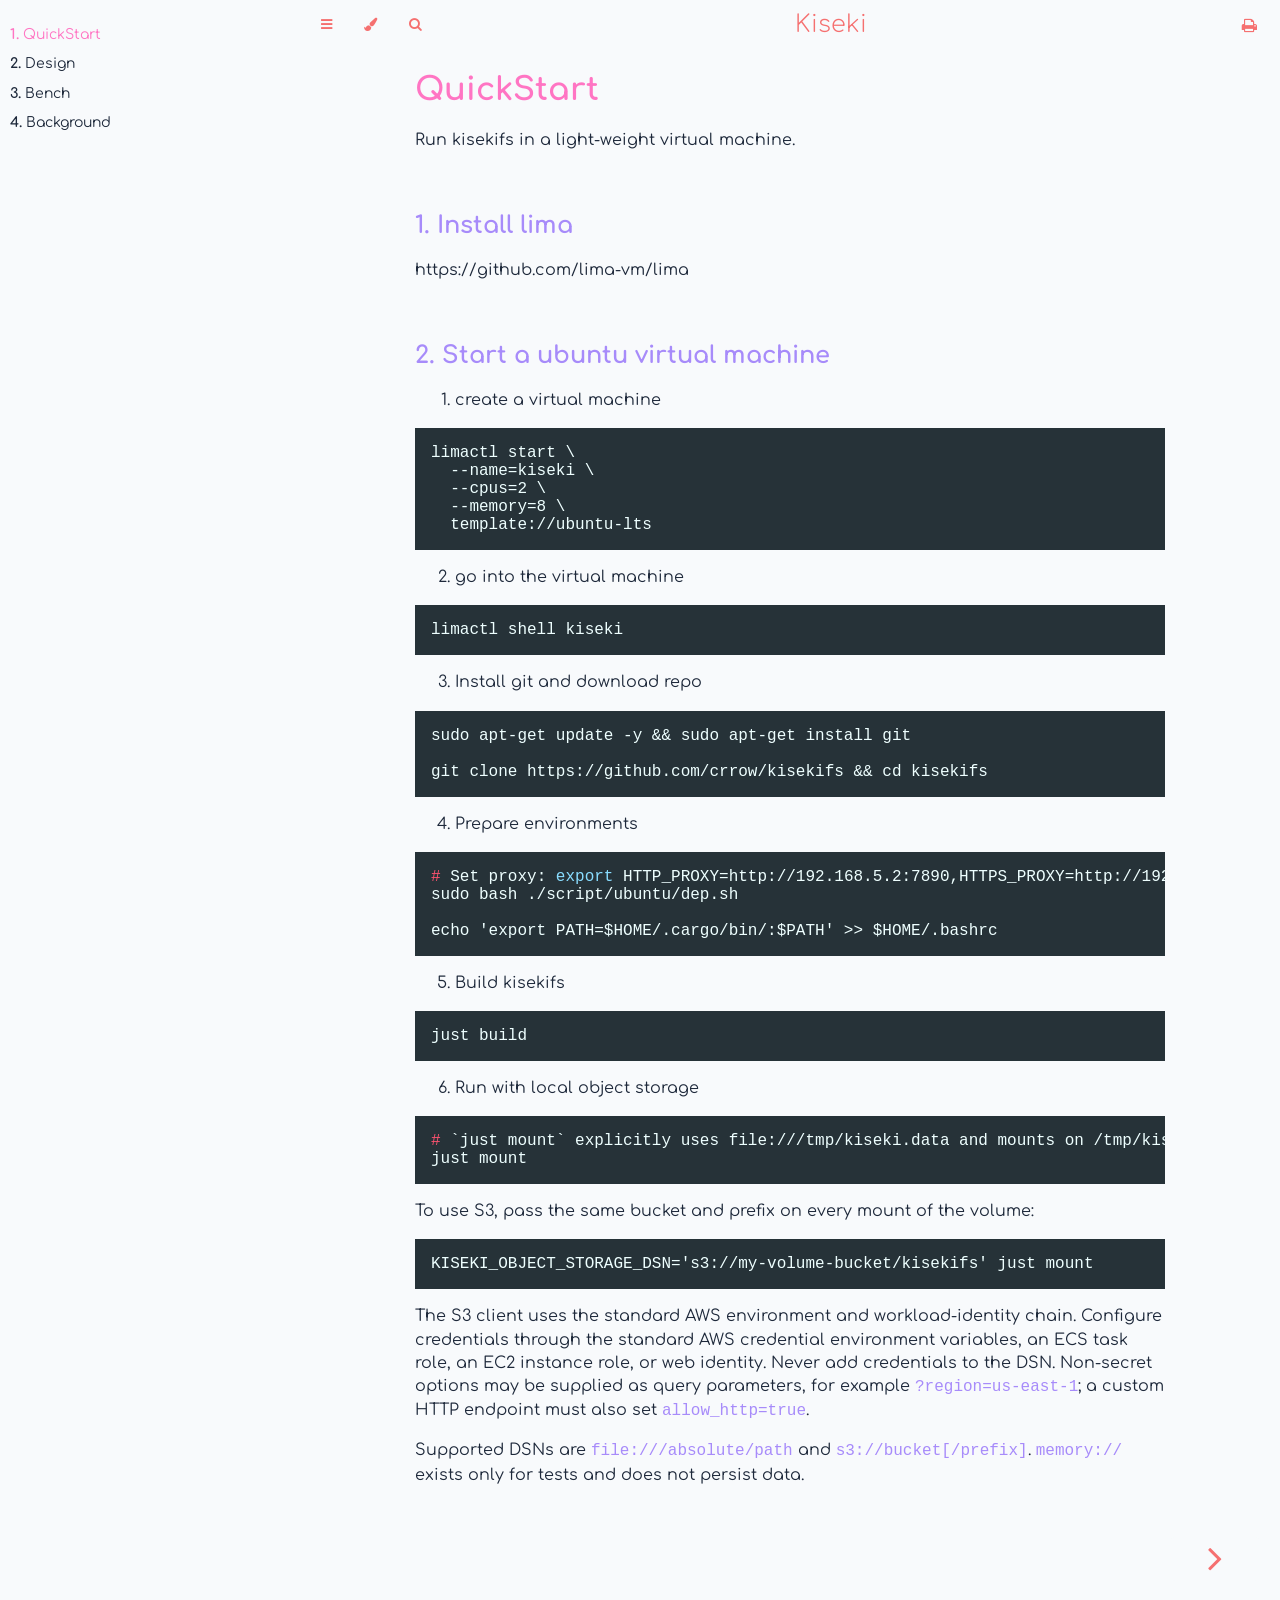
<file: book/index.html>
<!DOCTYPE HTML>
<html lang="en" class="sidebar-visible no-js oranda-light">
    <head>
        <!-- Book generated using mdBook -->
        <meta charset="UTF-8">
        <title>QuickStart - Kiseki</title>


        <!-- Custom HTML head -->
        
        <meta name="description" content="">
        <meta name="viewport" content="width=device-width, initial-scale=1">
        <meta name="theme-color" content="#ffffff" />

        <link rel="icon" href="favicon.svg">
        <link rel="shortcut icon" href="favicon.png">
        <link rel="stylesheet" href="css/variables.css">
        <link rel="stylesheet" href="css/general.css">
        <link rel="stylesheet" href="css/chrome.css">
        <link rel="stylesheet" href="css/print.css" media="print">

        <!-- Fonts -->
        <link rel="stylesheet" href="FontAwesome/css/font-awesome.css">
        <link rel="stylesheet" href="fonts/fonts.css">

        <!-- Highlight.js Stylesheets -->
        <link rel="stylesheet" href="highlight.css">
        <link rel="stylesheet" href="tomorrow-night.css">
        <link rel="stylesheet" href="ayu-highlight.css">
        <link rel="stylesheet" href="oranda-highlight.css">

        <!-- Custom theme stylesheets -->

    </head>
    <body>
    <div id="body-container">
        <!-- Provide site root to javascript -->
        <script>
            var path_to_root = "";
            var default_theme = window.matchMedia("(prefers-color-scheme: dark)").matches ? "oranda-light" : "oranda-light";
        </script>

        <!-- Work around some values being stored in localStorage wrapped in quotes -->
        <script>
            try {
                var theme = localStorage.getItem('orandamdbook-theme');
                var sidebar = localStorage.getItem('mdbook-sidebar');

                if (theme.startsWith('"') && theme.endsWith('"')) {
                    localStorage.setItem('orandamdbook-theme', theme.slice(1, theme.length - 1));
                }

                if (sidebar.startsWith('"') && sidebar.endsWith('"')) {
                    localStorage.setItem('mdbook-sidebar', sidebar.slice(1, sidebar.length - 1));
                }
            } catch (e) { }
        </script>

        <!-- Set the theme before any content is loaded, prevents flash -->
        <script>
            var theme;
            try { theme = localStorage.getItem('orandamdbook-theme'); } catch(e) { }
            if (theme === null || theme === undefined) { theme = default_theme; }
            var html = document.querySelector('html');
            html.classList.remove('no-js')
            html.classList.remove('oranda-light')
            html.classList.add(theme);
            html.classList.add('js');
        </script>

        <!-- Hide / unhide sidebar before it is displayed -->
        <script>
            var html = document.querySelector('html');
            var sidebar = 'hidden';
            if (document.body.clientWidth >= 1080) {
                try { sidebar = localStorage.getItem('mdbook-sidebar'); } catch(e) { }
                sidebar = sidebar || 'visible';
            }
            html.classList.remove('sidebar-visible');
            html.classList.add("sidebar-" + sidebar);
        </script>

        <nav id="sidebar" class="sidebar" aria-label="Table of contents">
            <div class="sidebar-scrollbox">
                <ol class="chapter"><li class="chapter-item expanded "><a href="quick_start.html" class="active"><strong aria-hidden="true">1.</strong> QuickStart</a></li><li class="chapter-item expanded "><a href="design.html"><strong aria-hidden="true">2.</strong> Design</a></li><li class="chapter-item expanded "><a href="bench.html"><strong aria-hidden="true">3.</strong> Bench</a></li><li class="chapter-item expanded "><a href="background.html"><strong aria-hidden="true">4.</strong> Background</a></li></ol>
            </div>
            <div id="sidebar-resize-handle" class="sidebar-resize-handle"></div>
        </nav>

        <div id="page-wrapper" class="page-wrapper">

            <div class="page">
                                <div id="menu-bar-hover-placeholder"></div>
                <div id="menu-bar" class="menu-bar sticky bordered">
                    <div class="left-buttons">
                        <button id="sidebar-toggle" class="icon-button" type="button" title="Toggle Table of Contents" aria-label="Toggle Table of Contents" aria-controls="sidebar">
                            <i class="fa fa-bars"></i>
                        </button>
                        <button id="theme-toggle" class="icon-button" type="button" title="Change theme" aria-label="Change theme" aria-haspopup="true" aria-expanded="false" aria-controls="theme-list">
                            <i class="fa fa-paint-brush"></i>
                        </button>
                        <ul id="theme-list" class="theme-popup" aria-label="Themes" role="menu">
                            <li role="none"><button role="menuitem" class="theme" id="light">Light</button></li>
                            <li role="none"><button role="menuitem" class="theme" id="rust">Rust</button></li>
                            <li role="none"><button role="menuitem" class="theme" id="coal">Coal</button></li>
                            <li role="none"><button role="menuitem" class="theme" id="navy">Navy</button></li>
                            <li role="none"><button role="menuitem" class="theme" id="ayu">Ayu</button></li>
                            <li role="none"><button role="menuitem" class="theme" id="oranda-light">Axo Light</button></li>
                            <li role="none"><button role="menuitem" class="theme" id="oranda-dark">Axo Dark</button></li>

                        </ul>
                        <button id="search-toggle" class="icon-button" type="button" title="Search. (Shortkey: s)" aria-label="Toggle Searchbar" aria-expanded="false" aria-keyshortcuts="S" aria-controls="searchbar">
                            <i class="fa fa-search"></i>
                        </button>
                    </div>

                    <h1 class="menu-title">Kiseki</h1>

                    <div class="right-buttons">
                        <a href="print.html" title="Print this book" aria-label="Print this book">
                            <i id="print-button" class="fa fa-print"></i>
                        </a>

                    </div>
                </div>

                <div id="search-wrapper" class="hidden">
                    <form id="searchbar-outer" class="searchbar-outer">
                        <input type="search" id="searchbar" name="searchbar" placeholder="Search this book ..." aria-controls="searchresults-outer" aria-describedby="searchresults-header">
                    </form>
                    <div id="searchresults-outer" class="searchresults-outer hidden">
                        <div id="searchresults-header" class="searchresults-header"></div>
                        <ul id="searchresults">
                        </ul>
                    </div>
                </div>

                <!-- Apply ARIA attributes after the sidebar and the sidebar toggle button are added to the DOM -->
                <script>
                    document.getElementById('sidebar-toggle').setAttribute('aria-expanded', sidebar === 'visible');
                    document.getElementById('sidebar').setAttribute('aria-hidden', sidebar !== 'visible');
                    Array.from(document.querySelectorAll('#sidebar a')).forEach(function(link) {
                        link.setAttribute('tabIndex', sidebar === 'visible' ? 0 : -1);
                    });
                </script>

                <div id="content" class="content">
                    <main>
                        <h1 id="quickstart"><a class="header" href="#quickstart">QuickStart</a></h1>
<p>Run kisekifs in a light-weight virtual machine.</p>
<h2 id="1-install-lima"><a class="header" href="#1-install-lima">1. Install lima</a></h2>
<p>https://github.com/lima-vm/lima</p>
<h2 id="2-start-a-ubuntu-virtual-machine"><a class="header" href="#2-start-a-ubuntu-virtual-machine">2. Start a ubuntu virtual machine</a></h2>
<ol>
<li>create a virtual machine</li>
</ol>
<pre><code class="language-shell">limactl start \
  --name=kiseki \
  --cpus=2 \
  --memory=8 \
  template://ubuntu-lts
</code></pre>
<ol start="2">
<li>go into the virtual machine</li>
</ol>
<pre><code class="language-shell">limactl shell kiseki
</code></pre>
<ol start="3">
<li>Install git and download repo</li>
</ol>
<pre><code class="language-shell">sudo apt-get update -y &amp;&amp; sudo apt-get install git

git clone https://github.com/crrow/kisekifs &amp;&amp; cd kisekifs
</code></pre>
<ol start="4">
<li>Prepare environments</li>
</ol>
<pre><code class="language-shell"># Set proxy: export HTTP_PROXY=http://192.168.5.2:7890,HTTPS_PROXY=http://192.168.5.2:7890
sudo bash ./script/ubuntu/dep.sh

echo 'export PATH=$HOME/.cargo/bin/:$PATH' &gt;&gt; $HOME/.bashrc
</code></pre>
<ol start="5">
<li>Build kisekifs</li>
</ol>
<pre><code class="language-shell">just build
</code></pre>
<ol start="6">
<li>Run with local object storage</li>
</ol>
<pre><code class="language-shell"># `just mount` explicitly uses file:///tmp/kiseki.data and mounts on /tmp/kiseki
just mount
</code></pre>
<p>To use S3, pass the same bucket and prefix on every mount of the volume:</p>
<pre><code class="language-shell">KISEKI_OBJECT_STORAGE_DSN='s3://my-volume-bucket/kisekifs' just mount
</code></pre>
<p>The S3 client uses the standard AWS environment and workload-identity chain.
Configure credentials through the standard AWS credential environment
variables, an ECS task role, an EC2 instance role, or web identity. Never add
credentials to the DSN. Non-secret options may be supplied as query parameters,
for example <code>?region=us-east-1</code>; a custom HTTP endpoint must also set
<code>allow_http=true</code>.</p>
<p>Supported DSNs are <code>file:///absolute/path</code> and <code>s3://bucket[/prefix]</code>.
<code>memory://</code> exists only for tests and does not persist data.</p>

                    </main>

                    <nav class="nav-wrapper" aria-label="Page navigation">
                        <!-- Mobile navigation buttons -->

                            <a rel="next" href="design.html" class="mobile-nav-chapters next" title="Next chapter" aria-label="Next chapter" aria-keyshortcuts="Right">
                                <i class="fa fa-angle-right"></i>
                            </a>

                        <div style="clear: both"></div>
                    </nav>
                </div>
            </div>

            <nav class="nav-wide-wrapper" aria-label="Page navigation">

                    <a rel="next" href="design.html" class="nav-chapters next" title="Next chapter" aria-label="Next chapter" aria-keyshortcuts="Right">
                        <i class="fa fa-angle-right"></i>
                    </a>
            </nav>

        </div>




        <script>
            window.playground_copyable = true;
        </script>


        <script src="elasticlunr.min.js"></script>
        <script src="mark.min.js"></script>
        <script src="searcher.js"></script>

        <script src="clipboard.min.js"></script>
        <script src="highlight.js"></script>
        <script src="book.js"></script>

        <!-- Custom JS scripts -->


    </div>
    </body>
</html>
</file>
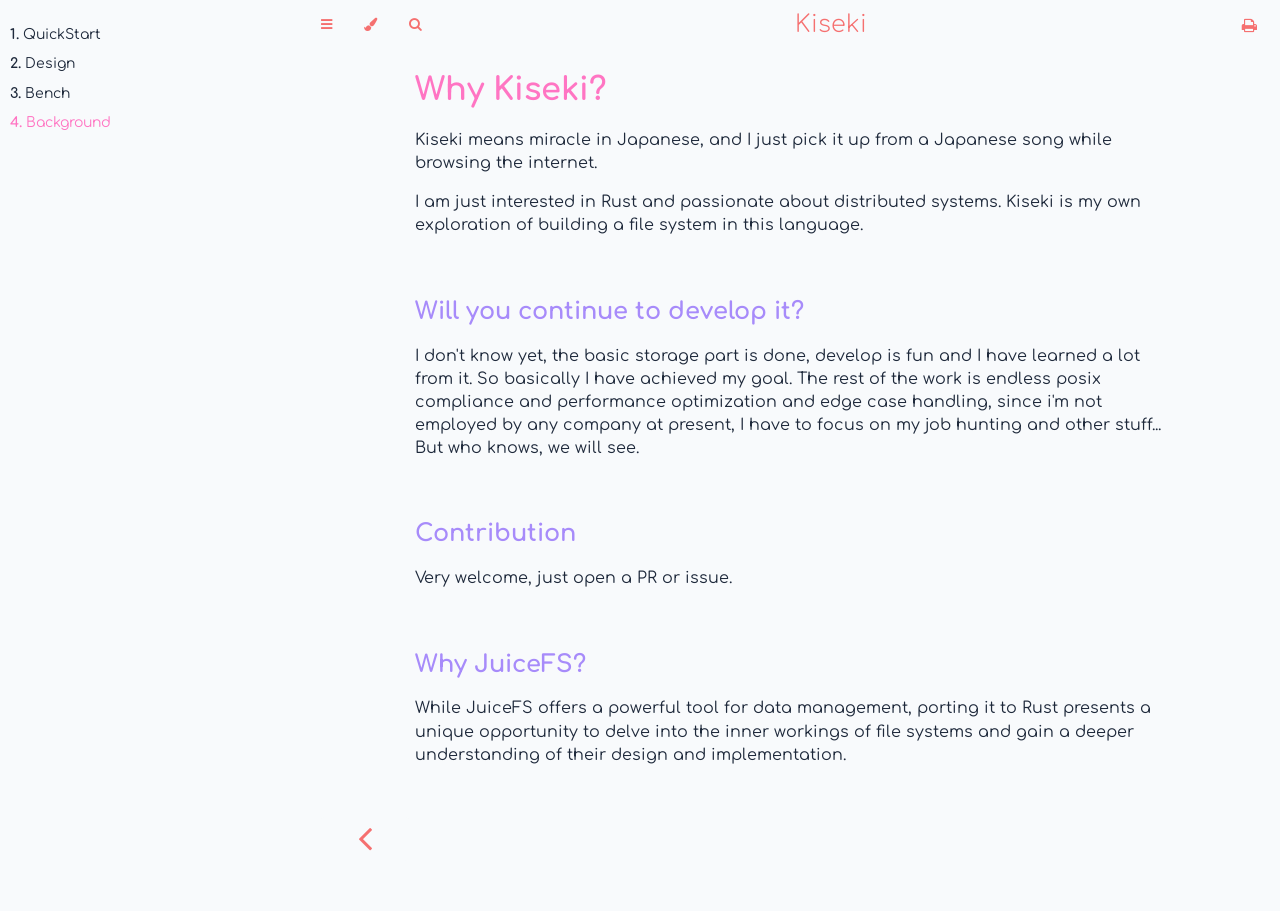
<file: book/background.html>
<!DOCTYPE HTML>
<html lang="en" class="sidebar-visible no-js oranda-light">
    <head>
        <!-- Book generated using mdBook -->
        <meta charset="UTF-8">
        <title>Background - Kiseki</title>


        <!-- Custom HTML head -->
        
        <meta name="description" content="">
        <meta name="viewport" content="width=device-width, initial-scale=1">
        <meta name="theme-color" content="#ffffff" />

        <link rel="icon" href="favicon.svg">
        <link rel="shortcut icon" href="favicon.png">
        <link rel="stylesheet" href="css/variables.css">
        <link rel="stylesheet" href="css/general.css">
        <link rel="stylesheet" href="css/chrome.css">
        <link rel="stylesheet" href="css/print.css" media="print">

        <!-- Fonts -->
        <link rel="stylesheet" href="FontAwesome/css/font-awesome.css">
        <link rel="stylesheet" href="fonts/fonts.css">

        <!-- Highlight.js Stylesheets -->
        <link rel="stylesheet" href="highlight.css">
        <link rel="stylesheet" href="tomorrow-night.css">
        <link rel="stylesheet" href="ayu-highlight.css">
        <link rel="stylesheet" href="oranda-highlight.css">

        <!-- Custom theme stylesheets -->

    </head>
    <body>
    <div id="body-container">
        <!-- Provide site root to javascript -->
        <script>
            var path_to_root = "";
            var default_theme = window.matchMedia("(prefers-color-scheme: dark)").matches ? "oranda-light" : "oranda-light";
        </script>

        <!-- Work around some values being stored in localStorage wrapped in quotes -->
        <script>
            try {
                var theme = localStorage.getItem('orandamdbook-theme');
                var sidebar = localStorage.getItem('mdbook-sidebar');

                if (theme.startsWith('"') && theme.endsWith('"')) {
                    localStorage.setItem('orandamdbook-theme', theme.slice(1, theme.length - 1));
                }

                if (sidebar.startsWith('"') && sidebar.endsWith('"')) {
                    localStorage.setItem('mdbook-sidebar', sidebar.slice(1, sidebar.length - 1));
                }
            } catch (e) { }
        </script>

        <!-- Set the theme before any content is loaded, prevents flash -->
        <script>
            var theme;
            try { theme = localStorage.getItem('orandamdbook-theme'); } catch(e) { }
            if (theme === null || theme === undefined) { theme = default_theme; }
            var html = document.querySelector('html');
            html.classList.remove('no-js')
            html.classList.remove('oranda-light')
            html.classList.add(theme);
            html.classList.add('js');
        </script>

        <!-- Hide / unhide sidebar before it is displayed -->
        <script>
            var html = document.querySelector('html');
            var sidebar = 'hidden';
            if (document.body.clientWidth >= 1080) {
                try { sidebar = localStorage.getItem('mdbook-sidebar'); } catch(e) { }
                sidebar = sidebar || 'visible';
            }
            html.classList.remove('sidebar-visible');
            html.classList.add("sidebar-" + sidebar);
        </script>

        <nav id="sidebar" class="sidebar" aria-label="Table of contents">
            <div class="sidebar-scrollbox">
                <ol class="chapter"><li class="chapter-item expanded "><a href="quick_start.html"><strong aria-hidden="true">1.</strong> QuickStart</a></li><li class="chapter-item expanded "><a href="design.html"><strong aria-hidden="true">2.</strong> Design</a></li><li class="chapter-item expanded "><a href="bench.html"><strong aria-hidden="true">3.</strong> Bench</a></li><li class="chapter-item expanded "><a href="background.html" class="active"><strong aria-hidden="true">4.</strong> Background</a></li></ol>
            </div>
            <div id="sidebar-resize-handle" class="sidebar-resize-handle"></div>
        </nav>

        <div id="page-wrapper" class="page-wrapper">

            <div class="page">
                                <div id="menu-bar-hover-placeholder"></div>
                <div id="menu-bar" class="menu-bar sticky bordered">
                    <div class="left-buttons">
                        <button id="sidebar-toggle" class="icon-button" type="button" title="Toggle Table of Contents" aria-label="Toggle Table of Contents" aria-controls="sidebar">
                            <i class="fa fa-bars"></i>
                        </button>
                        <button id="theme-toggle" class="icon-button" type="button" title="Change theme" aria-label="Change theme" aria-haspopup="true" aria-expanded="false" aria-controls="theme-list">
                            <i class="fa fa-paint-brush"></i>
                        </button>
                        <ul id="theme-list" class="theme-popup" aria-label="Themes" role="menu">
                            <li role="none"><button role="menuitem" class="theme" id="light">Light</button></li>
                            <li role="none"><button role="menuitem" class="theme" id="rust">Rust</button></li>
                            <li role="none"><button role="menuitem" class="theme" id="coal">Coal</button></li>
                            <li role="none"><button role="menuitem" class="theme" id="navy">Navy</button></li>
                            <li role="none"><button role="menuitem" class="theme" id="ayu">Ayu</button></li>
                            <li role="none"><button role="menuitem" class="theme" id="oranda-light">Axo Light</button></li>
                            <li role="none"><button role="menuitem" class="theme" id="oranda-dark">Axo Dark</button></li>

                        </ul>
                        <button id="search-toggle" class="icon-button" type="button" title="Search. (Shortkey: s)" aria-label="Toggle Searchbar" aria-expanded="false" aria-keyshortcuts="S" aria-controls="searchbar">
                            <i class="fa fa-search"></i>
                        </button>
                    </div>

                    <h1 class="menu-title">Kiseki</h1>

                    <div class="right-buttons">
                        <a href="print.html" title="Print this book" aria-label="Print this book">
                            <i id="print-button" class="fa fa-print"></i>
                        </a>

                    </div>
                </div>

                <div id="search-wrapper" class="hidden">
                    <form id="searchbar-outer" class="searchbar-outer">
                        <input type="search" id="searchbar" name="searchbar" placeholder="Search this book ..." aria-controls="searchresults-outer" aria-describedby="searchresults-header">
                    </form>
                    <div id="searchresults-outer" class="searchresults-outer hidden">
                        <div id="searchresults-header" class="searchresults-header"></div>
                        <ul id="searchresults">
                        </ul>
                    </div>
                </div>

                <!-- Apply ARIA attributes after the sidebar and the sidebar toggle button are added to the DOM -->
                <script>
                    document.getElementById('sidebar-toggle').setAttribute('aria-expanded', sidebar === 'visible');
                    document.getElementById('sidebar').setAttribute('aria-hidden', sidebar !== 'visible');
                    Array.from(document.querySelectorAll('#sidebar a')).forEach(function(link) {
                        link.setAttribute('tabIndex', sidebar === 'visible' ? 0 : -1);
                    });
                </script>

                <div id="content" class="content">
                    <main>
                        <h1 id="why-kiseki"><a class="header" href="#why-kiseki">Why Kiseki?</a></h1>
<p>Kiseki means miracle in Japanese, and I just pick it up from a Japanese
song while browsing the internet.</p>
<p>I am just interested in Rust and passionate about distributed systems.
Kiseki is my own exploration of building a file system in this language.</p>
<h2 id="will-you-continue-to-develop-it"><a class="header" href="#will-you-continue-to-develop-it">Will you continue to develop it?</a></h2>
<p>I don't know yet, the basic storage part is done, develop is fun and I have learned
a lot from it. So basically I have achieved my goal.
The rest of the work is endless posix compliance and performance optimization and
edge case handling, since i'm not employed by any company at present,
I have to focus on my job hunting and other stuff...
But who knows, we will see.</p>
<h2 id="contribution"><a class="header" href="#contribution">Contribution</a></h2>
<p>Very welcome, just open a PR or issue.</p>
<h2 id="why-juicefs"><a class="header" href="#why-juicefs">Why JuiceFS?</a></h2>
<p>While JuiceFS offers a powerful tool for data management,
porting it to Rust presents a unique opportunity to delve
into the inner workings of file systems and gain a deeper
understanding of their design and implementation.</p>

                    </main>

                    <nav class="nav-wrapper" aria-label="Page navigation">
                        <!-- Mobile navigation buttons -->
                            <a rel="prev" href="bench.html" class="mobile-nav-chapters previous" title="Previous chapter" aria-label="Previous chapter" aria-keyshortcuts="Left">
                                <i class="fa fa-angle-left"></i>
                            </a>


                        <div style="clear: both"></div>
                    </nav>
                </div>
            </div>

            <nav class="nav-wide-wrapper" aria-label="Page navigation">
                    <a rel="prev" href="bench.html" class="nav-chapters previous" title="Previous chapter" aria-label="Previous chapter" aria-keyshortcuts="Left">
                        <i class="fa fa-angle-left"></i>
                    </a>

            </nav>

        </div>




        <script>
            window.playground_copyable = true;
        </script>


        <script src="elasticlunr.min.js"></script>
        <script src="mark.min.js"></script>
        <script src="searcher.js"></script>

        <script src="clipboard.min.js"></script>
        <script src="highlight.js"></script>
        <script src="book.js"></script>

        <!-- Custom JS scripts -->


    </div>
    </body>
</html>
</file>
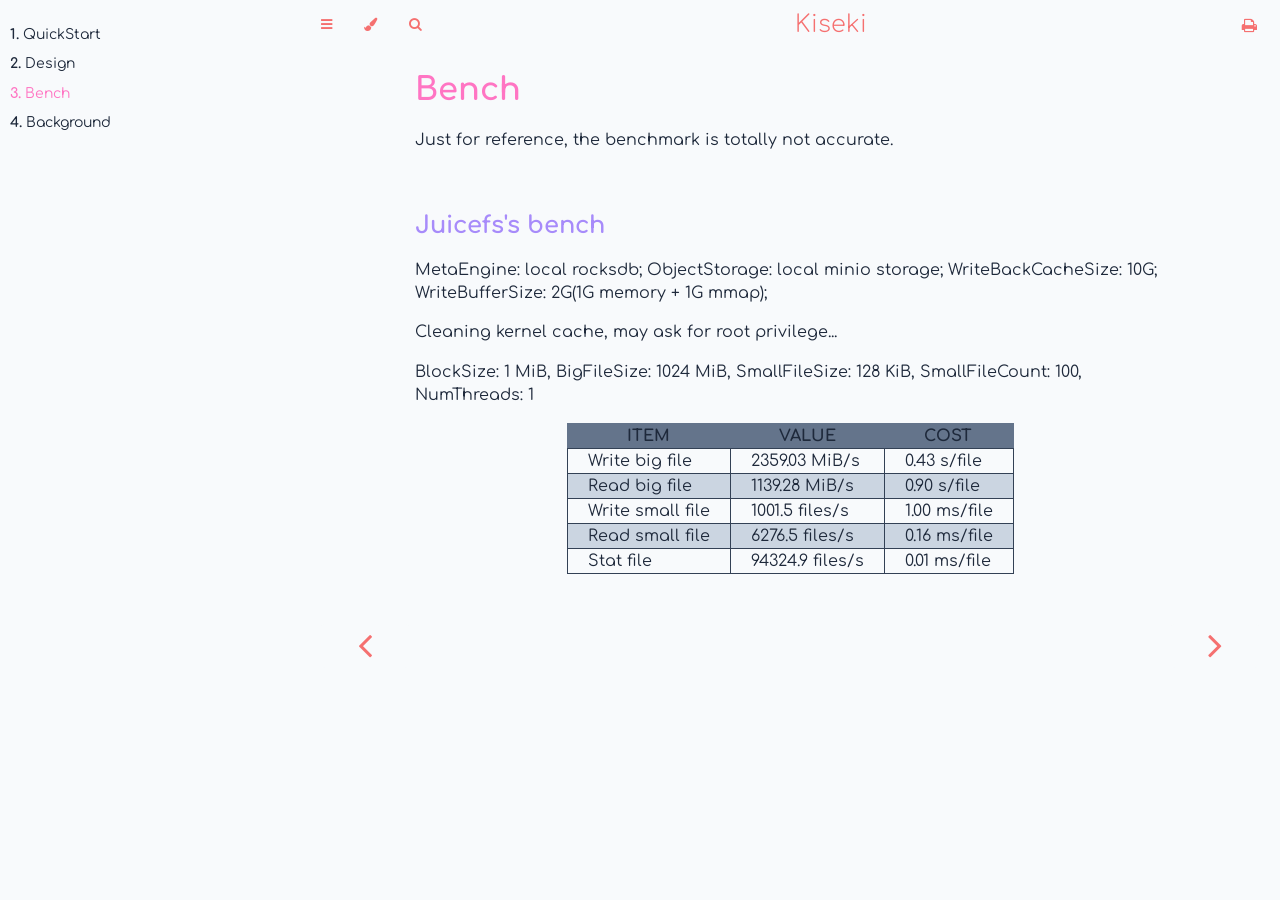
<file: book/bench.html>
<!DOCTYPE HTML>
<html lang="en" class="sidebar-visible no-js oranda-light">
    <head>
        <!-- Book generated using mdBook -->
        <meta charset="UTF-8">
        <title>Bench - Kiseki</title>


        <!-- Custom HTML head -->
        
        <meta name="description" content="">
        <meta name="viewport" content="width=device-width, initial-scale=1">
        <meta name="theme-color" content="#ffffff" />

        <link rel="icon" href="favicon.svg">
        <link rel="shortcut icon" href="favicon.png">
        <link rel="stylesheet" href="css/variables.css">
        <link rel="stylesheet" href="css/general.css">
        <link rel="stylesheet" href="css/chrome.css">
        <link rel="stylesheet" href="css/print.css" media="print">

        <!-- Fonts -->
        <link rel="stylesheet" href="FontAwesome/css/font-awesome.css">
        <link rel="stylesheet" href="fonts/fonts.css">

        <!-- Highlight.js Stylesheets -->
        <link rel="stylesheet" href="highlight.css">
        <link rel="stylesheet" href="tomorrow-night.css">
        <link rel="stylesheet" href="ayu-highlight.css">
        <link rel="stylesheet" href="oranda-highlight.css">

        <!-- Custom theme stylesheets -->

    </head>
    <body>
    <div id="body-container">
        <!-- Provide site root to javascript -->
        <script>
            var path_to_root = "";
            var default_theme = window.matchMedia("(prefers-color-scheme: dark)").matches ? "oranda-light" : "oranda-light";
        </script>

        <!-- Work around some values being stored in localStorage wrapped in quotes -->
        <script>
            try {
                var theme = localStorage.getItem('orandamdbook-theme');
                var sidebar = localStorage.getItem('mdbook-sidebar');

                if (theme.startsWith('"') && theme.endsWith('"')) {
                    localStorage.setItem('orandamdbook-theme', theme.slice(1, theme.length - 1));
                }

                if (sidebar.startsWith('"') && sidebar.endsWith('"')) {
                    localStorage.setItem('mdbook-sidebar', sidebar.slice(1, sidebar.length - 1));
                }
            } catch (e) { }
        </script>

        <!-- Set the theme before any content is loaded, prevents flash -->
        <script>
            var theme;
            try { theme = localStorage.getItem('orandamdbook-theme'); } catch(e) { }
            if (theme === null || theme === undefined) { theme = default_theme; }
            var html = document.querySelector('html');
            html.classList.remove('no-js')
            html.classList.remove('oranda-light')
            html.classList.add(theme);
            html.classList.add('js');
        </script>

        <!-- Hide / unhide sidebar before it is displayed -->
        <script>
            var html = document.querySelector('html');
            var sidebar = 'hidden';
            if (document.body.clientWidth >= 1080) {
                try { sidebar = localStorage.getItem('mdbook-sidebar'); } catch(e) { }
                sidebar = sidebar || 'visible';
            }
            html.classList.remove('sidebar-visible');
            html.classList.add("sidebar-" + sidebar);
        </script>

        <nav id="sidebar" class="sidebar" aria-label="Table of contents">
            <div class="sidebar-scrollbox">
                <ol class="chapter"><li class="chapter-item expanded "><a href="quick_start.html"><strong aria-hidden="true">1.</strong> QuickStart</a></li><li class="chapter-item expanded "><a href="design.html"><strong aria-hidden="true">2.</strong> Design</a></li><li class="chapter-item expanded "><a href="bench.html" class="active"><strong aria-hidden="true">3.</strong> Bench</a></li><li class="chapter-item expanded "><a href="background.html"><strong aria-hidden="true">4.</strong> Background</a></li></ol>
            </div>
            <div id="sidebar-resize-handle" class="sidebar-resize-handle"></div>
        </nav>

        <div id="page-wrapper" class="page-wrapper">

            <div class="page">
                                <div id="menu-bar-hover-placeholder"></div>
                <div id="menu-bar" class="menu-bar sticky bordered">
                    <div class="left-buttons">
                        <button id="sidebar-toggle" class="icon-button" type="button" title="Toggle Table of Contents" aria-label="Toggle Table of Contents" aria-controls="sidebar">
                            <i class="fa fa-bars"></i>
                        </button>
                        <button id="theme-toggle" class="icon-button" type="button" title="Change theme" aria-label="Change theme" aria-haspopup="true" aria-expanded="false" aria-controls="theme-list">
                            <i class="fa fa-paint-brush"></i>
                        </button>
                        <ul id="theme-list" class="theme-popup" aria-label="Themes" role="menu">
                            <li role="none"><button role="menuitem" class="theme" id="light">Light</button></li>
                            <li role="none"><button role="menuitem" class="theme" id="rust">Rust</button></li>
                            <li role="none"><button role="menuitem" class="theme" id="coal">Coal</button></li>
                            <li role="none"><button role="menuitem" class="theme" id="navy">Navy</button></li>
                            <li role="none"><button role="menuitem" class="theme" id="ayu">Ayu</button></li>
                            <li role="none"><button role="menuitem" class="theme" id="oranda-light">Axo Light</button></li>
                            <li role="none"><button role="menuitem" class="theme" id="oranda-dark">Axo Dark</button></li>

                        </ul>
                        <button id="search-toggle" class="icon-button" type="button" title="Search. (Shortkey: s)" aria-label="Toggle Searchbar" aria-expanded="false" aria-keyshortcuts="S" aria-controls="searchbar">
                            <i class="fa fa-search"></i>
                        </button>
                    </div>

                    <h1 class="menu-title">Kiseki</h1>

                    <div class="right-buttons">
                        <a href="print.html" title="Print this book" aria-label="Print this book">
                            <i id="print-button" class="fa fa-print"></i>
                        </a>

                    </div>
                </div>

                <div id="search-wrapper" class="hidden">
                    <form id="searchbar-outer" class="searchbar-outer">
                        <input type="search" id="searchbar" name="searchbar" placeholder="Search this book ..." aria-controls="searchresults-outer" aria-describedby="searchresults-header">
                    </form>
                    <div id="searchresults-outer" class="searchresults-outer hidden">
                        <div id="searchresults-header" class="searchresults-header"></div>
                        <ul id="searchresults">
                        </ul>
                    </div>
                </div>

                <!-- Apply ARIA attributes after the sidebar and the sidebar toggle button are added to the DOM -->
                <script>
                    document.getElementById('sidebar-toggle').setAttribute('aria-expanded', sidebar === 'visible');
                    document.getElementById('sidebar').setAttribute('aria-hidden', sidebar !== 'visible');
                    Array.from(document.querySelectorAll('#sidebar a')).forEach(function(link) {
                        link.setAttribute('tabIndex', sidebar === 'visible' ? 0 : -1);
                    });
                </script>

                <div id="content" class="content">
                    <main>
                        <h1 id="bench"><a class="header" href="#bench">Bench</a></h1>
<p>Just for reference, the benchmark is totally not accurate.</p>
<h2 id="juicefss-bench"><a class="header" href="#juicefss-bench">Juicefs's bench</a></h2>
<p>MetaEngine: local rocksdb;
ObjectStorage: local minio storage;
WriteBackCacheSize: 10G;
WriteBufferSize: 2G(1G memory + 1G mmap);</p>
<p>Cleaning kernel cache, may ask for root privilege...</p>
<p>BlockSize: 1 MiB, BigFileSize: 1024 MiB, SmallFileSize: 128 KiB, SmallFileCount: 100, NumThreads: 1</p>
<div class="table-wrapper"><table><thead><tr><th>ITEM</th><th>VALUE</th><th>COST</th></tr></thead><tbody>
<tr><td>Write big file</td><td>2359.03 MiB/s</td><td>0.43 s/file</td></tr>
<tr><td>Read big file</td><td>1139.28 MiB/s</td><td>0.90 s/file</td></tr>
<tr><td>Write small file</td><td>1001.5 files/s</td><td>1.00 ms/file</td></tr>
<tr><td>Read small file</td><td>6276.5 files/s</td><td>0.16 ms/file</td></tr>
<tr><td>Stat file</td><td>94324.9 files/s</td><td>0.01 ms/file</td></tr>
</tbody></table>
</div>
                    </main>

                    <nav class="nav-wrapper" aria-label="Page navigation">
                        <!-- Mobile navigation buttons -->
                            <a rel="prev" href="design.html" class="mobile-nav-chapters previous" title="Previous chapter" aria-label="Previous chapter" aria-keyshortcuts="Left">
                                <i class="fa fa-angle-left"></i>
                            </a>

                            <a rel="next" href="background.html" class="mobile-nav-chapters next" title="Next chapter" aria-label="Next chapter" aria-keyshortcuts="Right">
                                <i class="fa fa-angle-right"></i>
                            </a>

                        <div style="clear: both"></div>
                    </nav>
                </div>
            </div>

            <nav class="nav-wide-wrapper" aria-label="Page navigation">
                    <a rel="prev" href="design.html" class="nav-chapters previous" title="Previous chapter" aria-label="Previous chapter" aria-keyshortcuts="Left">
                        <i class="fa fa-angle-left"></i>
                    </a>

                    <a rel="next" href="background.html" class="nav-chapters next" title="Next chapter" aria-label="Next chapter" aria-keyshortcuts="Right">
                        <i class="fa fa-angle-right"></i>
                    </a>
            </nav>

        </div>




        <script>
            window.playground_copyable = true;
        </script>


        <script src="elasticlunr.min.js"></script>
        <script src="mark.min.js"></script>
        <script src="searcher.js"></script>

        <script src="clipboard.min.js"></script>
        <script src="highlight.js"></script>
        <script src="book.js"></script>

        <!-- Custom JS scripts -->


    </div>
    </body>
</html>
</file>
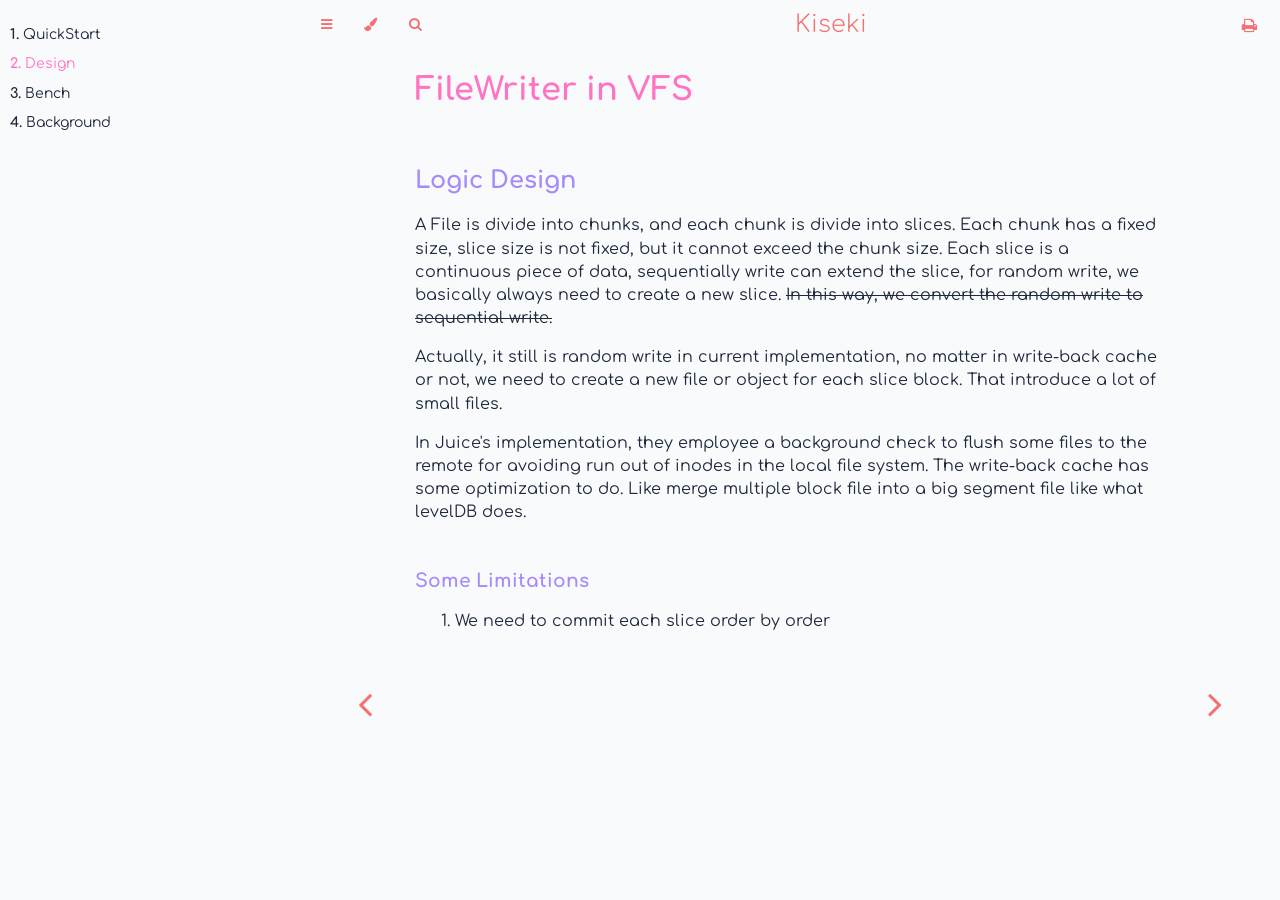
<file: book/design.html>
<!DOCTYPE HTML>
<html lang="en" class="sidebar-visible no-js oranda-light">
    <head>
        <!-- Book generated using mdBook -->
        <meta charset="UTF-8">
        <title>Design - Kiseki</title>


        <!-- Custom HTML head -->
        
        <meta name="description" content="">
        <meta name="viewport" content="width=device-width, initial-scale=1">
        <meta name="theme-color" content="#ffffff" />

        <link rel="icon" href="favicon.svg">
        <link rel="shortcut icon" href="favicon.png">
        <link rel="stylesheet" href="css/variables.css">
        <link rel="stylesheet" href="css/general.css">
        <link rel="stylesheet" href="css/chrome.css">
        <link rel="stylesheet" href="css/print.css" media="print">

        <!-- Fonts -->
        <link rel="stylesheet" href="FontAwesome/css/font-awesome.css">
        <link rel="stylesheet" href="fonts/fonts.css">

        <!-- Highlight.js Stylesheets -->
        <link rel="stylesheet" href="highlight.css">
        <link rel="stylesheet" href="tomorrow-night.css">
        <link rel="stylesheet" href="ayu-highlight.css">
        <link rel="stylesheet" href="oranda-highlight.css">

        <!-- Custom theme stylesheets -->

    </head>
    <body>
    <div id="body-container">
        <!-- Provide site root to javascript -->
        <script>
            var path_to_root = "";
            var default_theme = window.matchMedia("(prefers-color-scheme: dark)").matches ? "oranda-light" : "oranda-light";
        </script>

        <!-- Work around some values being stored in localStorage wrapped in quotes -->
        <script>
            try {
                var theme = localStorage.getItem('orandamdbook-theme');
                var sidebar = localStorage.getItem('mdbook-sidebar');

                if (theme.startsWith('"') && theme.endsWith('"')) {
                    localStorage.setItem('orandamdbook-theme', theme.slice(1, theme.length - 1));
                }

                if (sidebar.startsWith('"') && sidebar.endsWith('"')) {
                    localStorage.setItem('mdbook-sidebar', sidebar.slice(1, sidebar.length - 1));
                }
            } catch (e) { }
        </script>

        <!-- Set the theme before any content is loaded, prevents flash -->
        <script>
            var theme;
            try { theme = localStorage.getItem('orandamdbook-theme'); } catch(e) { }
            if (theme === null || theme === undefined) { theme = default_theme; }
            var html = document.querySelector('html');
            html.classList.remove('no-js')
            html.classList.remove('oranda-light')
            html.classList.add(theme);
            html.classList.add('js');
        </script>

        <!-- Hide / unhide sidebar before it is displayed -->
        <script>
            var html = document.querySelector('html');
            var sidebar = 'hidden';
            if (document.body.clientWidth >= 1080) {
                try { sidebar = localStorage.getItem('mdbook-sidebar'); } catch(e) { }
                sidebar = sidebar || 'visible';
            }
            html.classList.remove('sidebar-visible');
            html.classList.add("sidebar-" + sidebar);
        </script>

        <nav id="sidebar" class="sidebar" aria-label="Table of contents">
            <div class="sidebar-scrollbox">
                <ol class="chapter"><li class="chapter-item expanded "><a href="quick_start.html"><strong aria-hidden="true">1.</strong> QuickStart</a></li><li class="chapter-item expanded "><a href="design.html" class="active"><strong aria-hidden="true">2.</strong> Design</a></li><li class="chapter-item expanded "><a href="bench.html"><strong aria-hidden="true">3.</strong> Bench</a></li><li class="chapter-item expanded "><a href="background.html"><strong aria-hidden="true">4.</strong> Background</a></li></ol>
            </div>
            <div id="sidebar-resize-handle" class="sidebar-resize-handle"></div>
        </nav>

        <div id="page-wrapper" class="page-wrapper">

            <div class="page">
                                <div id="menu-bar-hover-placeholder"></div>
                <div id="menu-bar" class="menu-bar sticky bordered">
                    <div class="left-buttons">
                        <button id="sidebar-toggle" class="icon-button" type="button" title="Toggle Table of Contents" aria-label="Toggle Table of Contents" aria-controls="sidebar">
                            <i class="fa fa-bars"></i>
                        </button>
                        <button id="theme-toggle" class="icon-button" type="button" title="Change theme" aria-label="Change theme" aria-haspopup="true" aria-expanded="false" aria-controls="theme-list">
                            <i class="fa fa-paint-brush"></i>
                        </button>
                        <ul id="theme-list" class="theme-popup" aria-label="Themes" role="menu">
                            <li role="none"><button role="menuitem" class="theme" id="light">Light</button></li>
                            <li role="none"><button role="menuitem" class="theme" id="rust">Rust</button></li>
                            <li role="none"><button role="menuitem" class="theme" id="coal">Coal</button></li>
                            <li role="none"><button role="menuitem" class="theme" id="navy">Navy</button></li>
                            <li role="none"><button role="menuitem" class="theme" id="ayu">Ayu</button></li>
                            <li role="none"><button role="menuitem" class="theme" id="oranda-light">Axo Light</button></li>
                            <li role="none"><button role="menuitem" class="theme" id="oranda-dark">Axo Dark</button></li>

                        </ul>
                        <button id="search-toggle" class="icon-button" type="button" title="Search. (Shortkey: s)" aria-label="Toggle Searchbar" aria-expanded="false" aria-keyshortcuts="S" aria-controls="searchbar">
                            <i class="fa fa-search"></i>
                        </button>
                    </div>

                    <h1 class="menu-title">Kiseki</h1>

                    <div class="right-buttons">
                        <a href="print.html" title="Print this book" aria-label="Print this book">
                            <i id="print-button" class="fa fa-print"></i>
                        </a>

                    </div>
                </div>

                <div id="search-wrapper" class="hidden">
                    <form id="searchbar-outer" class="searchbar-outer">
                        <input type="search" id="searchbar" name="searchbar" placeholder="Search this book ..." aria-controls="searchresults-outer" aria-describedby="searchresults-header">
                    </form>
                    <div id="searchresults-outer" class="searchresults-outer hidden">
                        <div id="searchresults-header" class="searchresults-header"></div>
                        <ul id="searchresults">
                        </ul>
                    </div>
                </div>

                <!-- Apply ARIA attributes after the sidebar and the sidebar toggle button are added to the DOM -->
                <script>
                    document.getElementById('sidebar-toggle').setAttribute('aria-expanded', sidebar === 'visible');
                    document.getElementById('sidebar').setAttribute('aria-hidden', sidebar !== 'visible');
                    Array.from(document.querySelectorAll('#sidebar a')).forEach(function(link) {
                        link.setAttribute('tabIndex', sidebar === 'visible' ? 0 : -1);
                    });
                </script>

                <div id="content" class="content">
                    <main>
                        <h1 id="filewriter-in-vfs"><a class="header" href="#filewriter-in-vfs">FileWriter in VFS</a></h1>
<h2 id="logic-design"><a class="header" href="#logic-design">Logic Design</a></h2>
<p>A File is divide into chunks, and each chunk is divide into slices.
Each chunk has a fixed size, slice size is not fixed, but it cannot exceed
the chunk size. Each slice is a continuous piece of data, sequentially write
can extend the slice, for random write, we basically always need to create a
new slice. <del>In this way, we convert the random write to sequential write.</del></p>
<p>Actually, it still is random write in current implementation, no matter in
write-back cache or not, we need to create a new file or object for each slice
block. That introduce a lot of small files.</p>
<p>In Juice's implementation, they employee a background check to flush some files
to the remote for avoiding run out of inodes in the local file system. The
write-back cache has some optimization to do. Like merge multiple block file into
a big segment file like what levelDB does.</p>
<h3 id="some-limitations"><a class="header" href="#some-limitations">Some Limitations</a></h3>
<ol>
<li>We need to commit each slice order by order</li>
</ol>

                    </main>

                    <nav class="nav-wrapper" aria-label="Page navigation">
                        <!-- Mobile navigation buttons -->
                            <a rel="prev" href="quick_start.html" class="mobile-nav-chapters previous" title="Previous chapter" aria-label="Previous chapter" aria-keyshortcuts="Left">
                                <i class="fa fa-angle-left"></i>
                            </a>

                            <a rel="next" href="bench.html" class="mobile-nav-chapters next" title="Next chapter" aria-label="Next chapter" aria-keyshortcuts="Right">
                                <i class="fa fa-angle-right"></i>
                            </a>

                        <div style="clear: both"></div>
                    </nav>
                </div>
            </div>

            <nav class="nav-wide-wrapper" aria-label="Page navigation">
                    <a rel="prev" href="quick_start.html" class="nav-chapters previous" title="Previous chapter" aria-label="Previous chapter" aria-keyshortcuts="Left">
                        <i class="fa fa-angle-left"></i>
                    </a>

                    <a rel="next" href="bench.html" class="nav-chapters next" title="Next chapter" aria-label="Next chapter" aria-keyshortcuts="Right">
                        <i class="fa fa-angle-right"></i>
                    </a>
            </nav>

        </div>




        <script>
            window.playground_copyable = true;
        </script>


        <script src="elasticlunr.min.js"></script>
        <script src="mark.min.js"></script>
        <script src="searcher.js"></script>

        <script src="clipboard.min.js"></script>
        <script src="highlight.js"></script>
        <script src="book.js"></script>

        <!-- Custom JS scripts -->


    </div>
    </body>
</html>
</file>
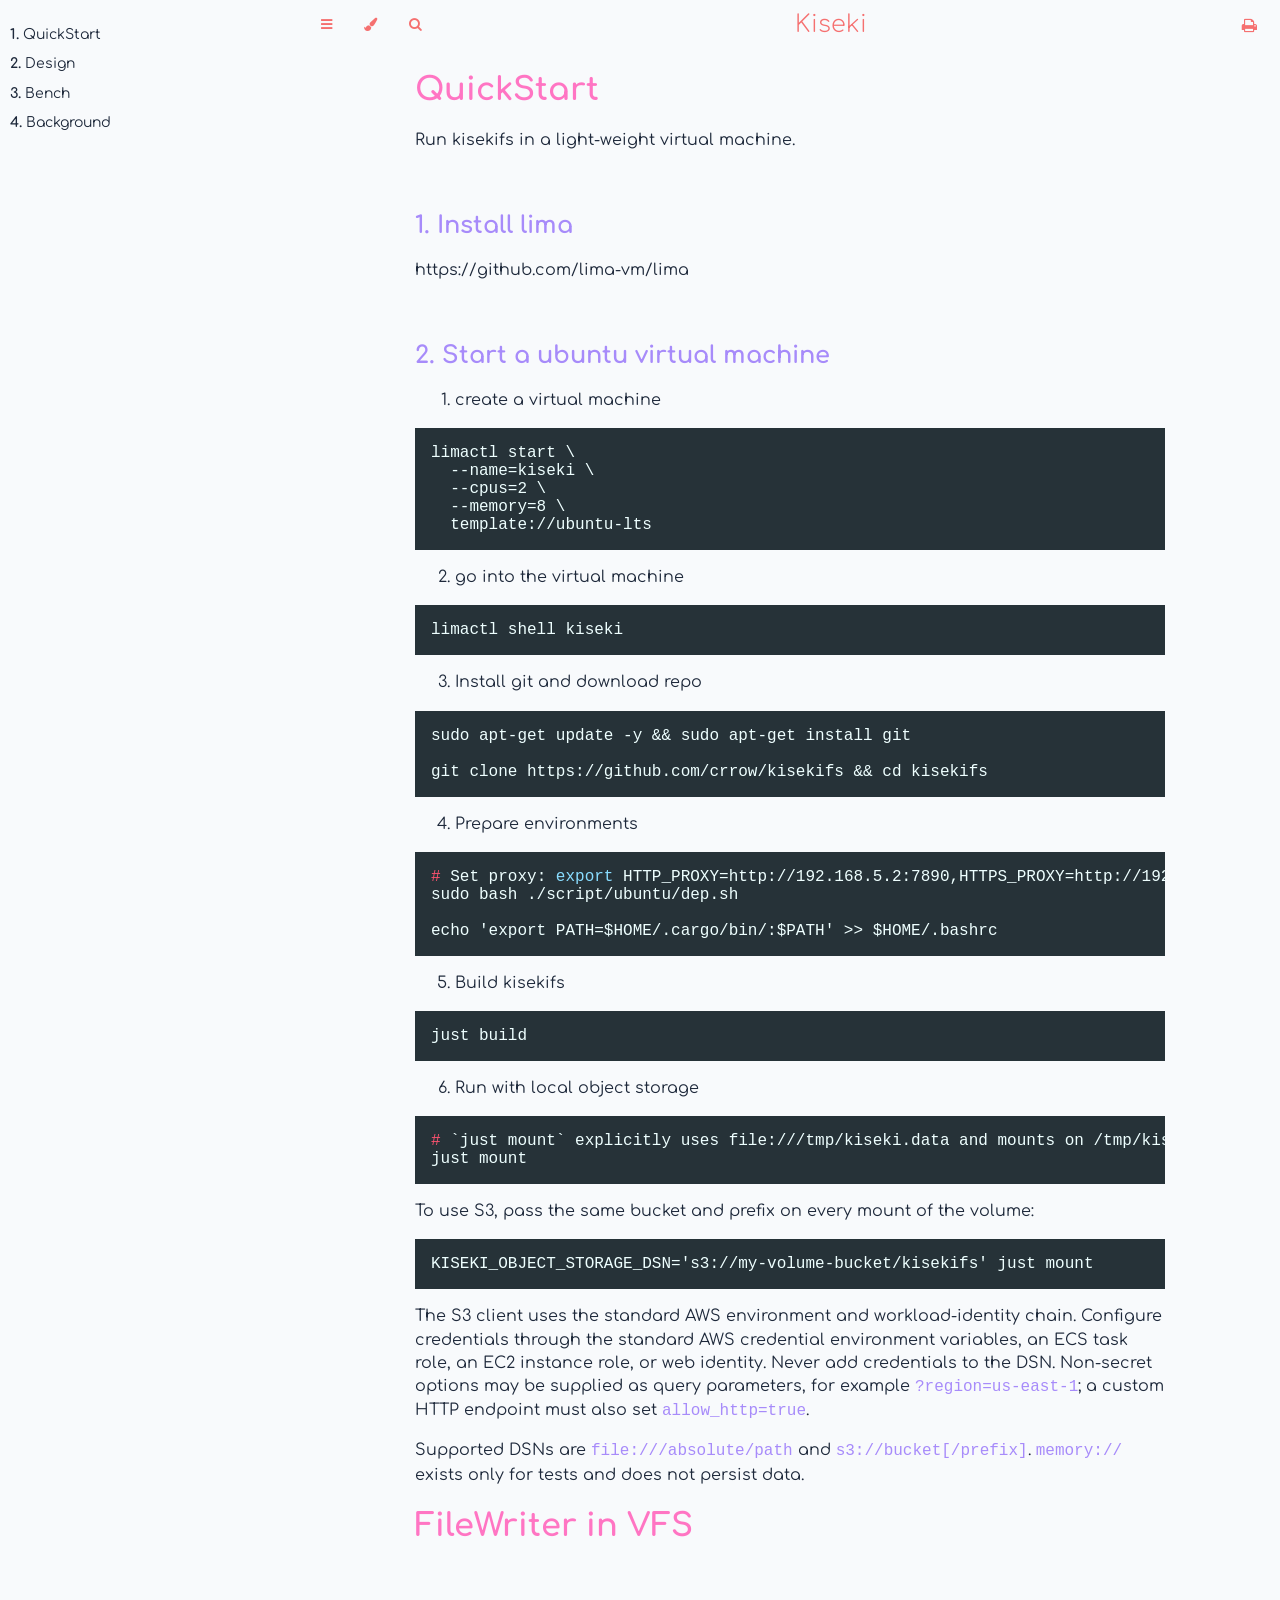
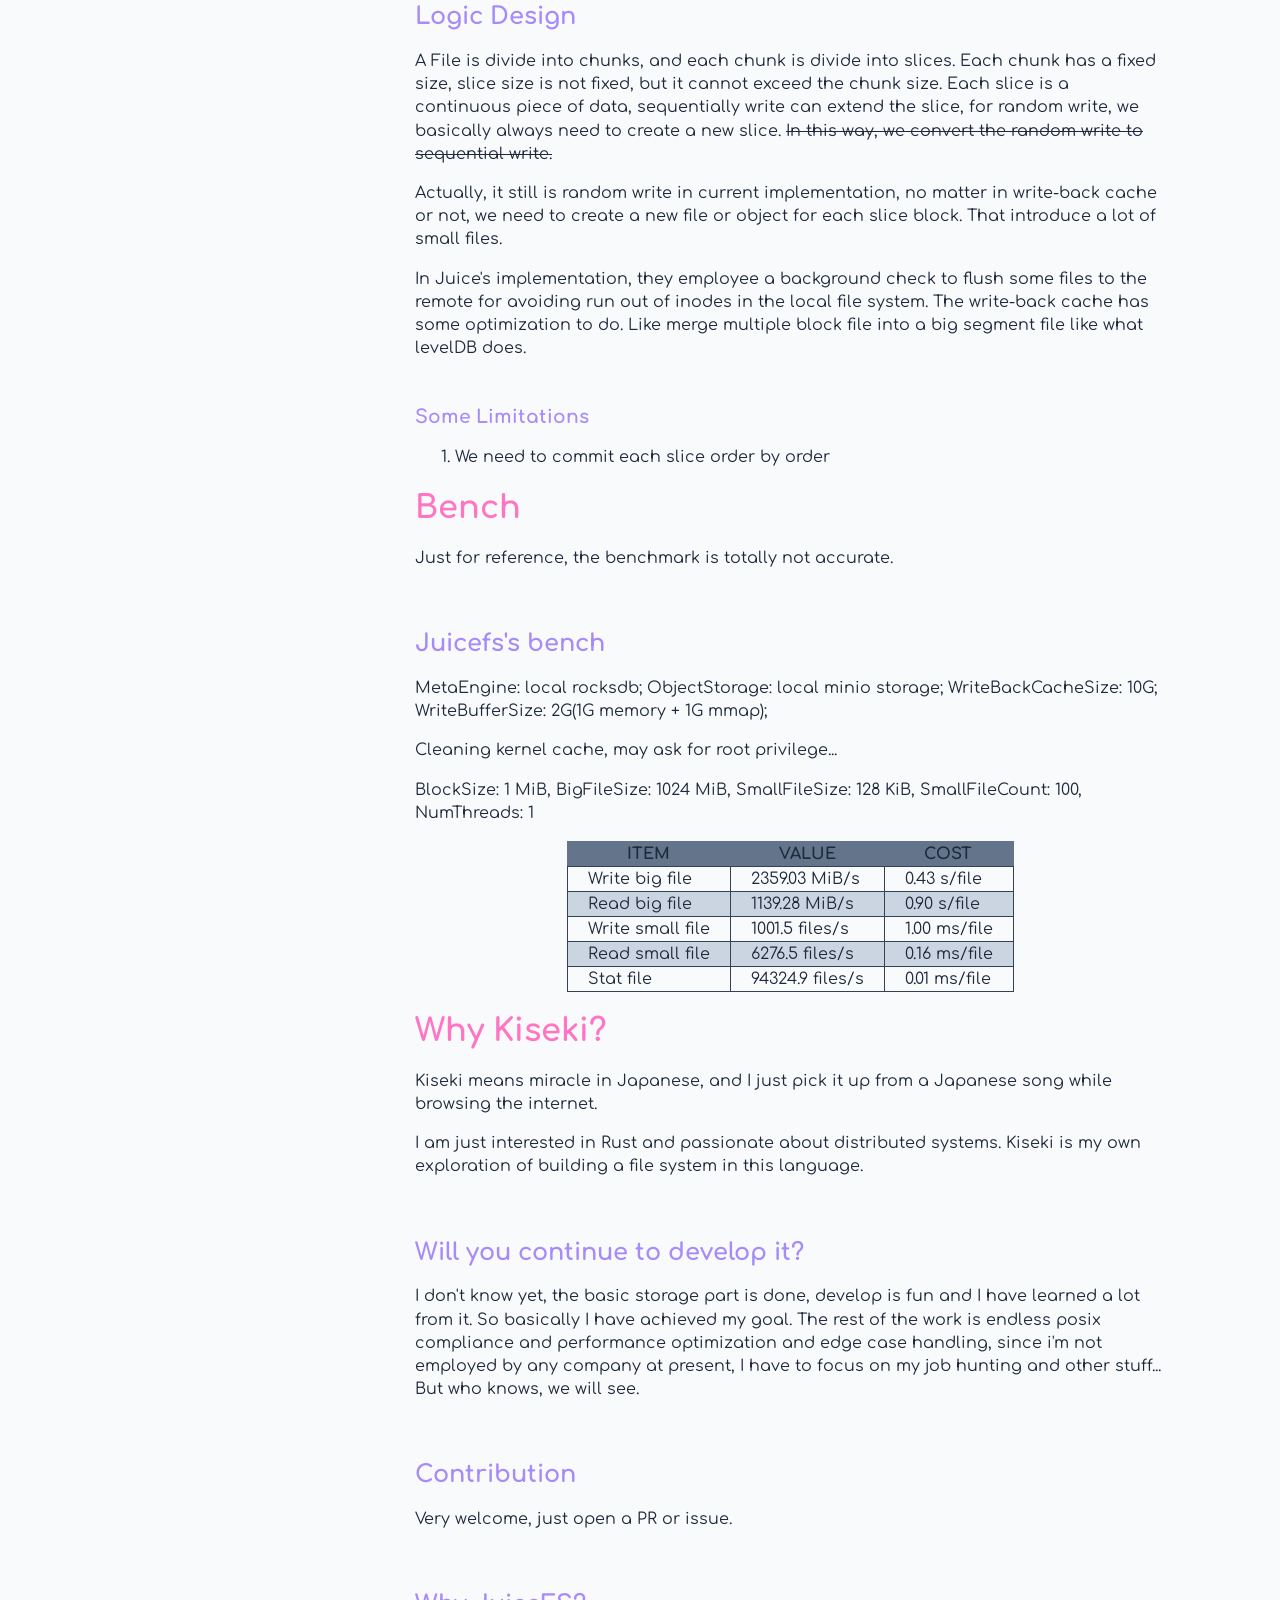
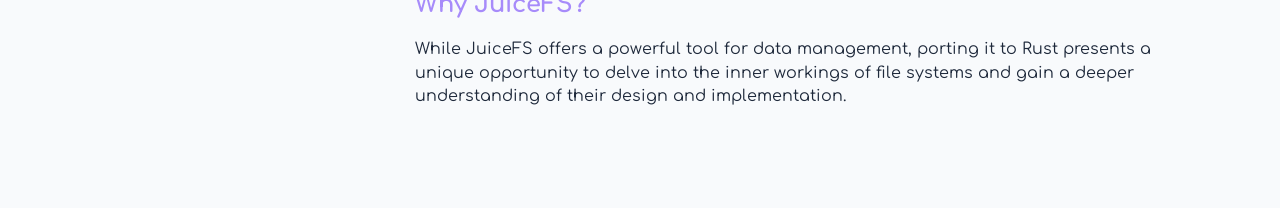
<file: book/print.html>
<!DOCTYPE HTML>
<html lang="en" class="sidebar-visible no-js oranda-light">
    <head>
        <!-- Book generated using mdBook -->
        <meta charset="UTF-8">
        <title>Kiseki</title>
        <meta name="robots" content="noindex" />


        <!-- Custom HTML head -->
        
        <meta name="description" content="">
        <meta name="viewport" content="width=device-width, initial-scale=1">
        <meta name="theme-color" content="#ffffff" />

        <link rel="icon" href="favicon.svg">
        <link rel="shortcut icon" href="favicon.png">
        <link rel="stylesheet" href="css/variables.css">
        <link rel="stylesheet" href="css/general.css">
        <link rel="stylesheet" href="css/chrome.css">
        <link rel="stylesheet" href="css/print.css" media="print">

        <!-- Fonts -->
        <link rel="stylesheet" href="FontAwesome/css/font-awesome.css">
        <link rel="stylesheet" href="fonts/fonts.css">

        <!-- Highlight.js Stylesheets -->
        <link rel="stylesheet" href="highlight.css">
        <link rel="stylesheet" href="tomorrow-night.css">
        <link rel="stylesheet" href="ayu-highlight.css">
        <link rel="stylesheet" href="oranda-highlight.css">

        <!-- Custom theme stylesheets -->

    </head>
    <body>
    <div id="body-container">
        <!-- Provide site root to javascript -->
        <script>
            var path_to_root = "";
            var default_theme = window.matchMedia("(prefers-color-scheme: dark)").matches ? "oranda-light" : "oranda-light";
        </script>

        <!-- Work around some values being stored in localStorage wrapped in quotes -->
        <script>
            try {
                var theme = localStorage.getItem('orandamdbook-theme');
                var sidebar = localStorage.getItem('mdbook-sidebar');

                if (theme.startsWith('"') && theme.endsWith('"')) {
                    localStorage.setItem('orandamdbook-theme', theme.slice(1, theme.length - 1));
                }

                if (sidebar.startsWith('"') && sidebar.endsWith('"')) {
                    localStorage.setItem('mdbook-sidebar', sidebar.slice(1, sidebar.length - 1));
                }
            } catch (e) { }
        </script>

        <!-- Set the theme before any content is loaded, prevents flash -->
        <script>
            var theme;
            try { theme = localStorage.getItem('orandamdbook-theme'); } catch(e) { }
            if (theme === null || theme === undefined) { theme = default_theme; }
            var html = document.querySelector('html');
            html.classList.remove('no-js')
            html.classList.remove('oranda-light')
            html.classList.add(theme);
            html.classList.add('js');
        </script>

        <!-- Hide / unhide sidebar before it is displayed -->
        <script>
            var html = document.querySelector('html');
            var sidebar = 'hidden';
            if (document.body.clientWidth >= 1080) {
                try { sidebar = localStorage.getItem('mdbook-sidebar'); } catch(e) { }
                sidebar = sidebar || 'visible';
            }
            html.classList.remove('sidebar-visible');
            html.classList.add("sidebar-" + sidebar);
        </script>

        <nav id="sidebar" class="sidebar" aria-label="Table of contents">
            <div class="sidebar-scrollbox">
                <ol class="chapter"><li class="chapter-item expanded "><a href="quick_start.html"><strong aria-hidden="true">1.</strong> QuickStart</a></li><li class="chapter-item expanded "><a href="design.html"><strong aria-hidden="true">2.</strong> Design</a></li><li class="chapter-item expanded "><a href="bench.html"><strong aria-hidden="true">3.</strong> Bench</a></li><li class="chapter-item expanded "><a href="background.html"><strong aria-hidden="true">4.</strong> Background</a></li></ol>
            </div>
            <div id="sidebar-resize-handle" class="sidebar-resize-handle"></div>
        </nav>

        <div id="page-wrapper" class="page-wrapper">

            <div class="page">
                                <div id="menu-bar-hover-placeholder"></div>
                <div id="menu-bar" class="menu-bar sticky bordered">
                    <div class="left-buttons">
                        <button id="sidebar-toggle" class="icon-button" type="button" title="Toggle Table of Contents" aria-label="Toggle Table of Contents" aria-controls="sidebar">
                            <i class="fa fa-bars"></i>
                        </button>
                        <button id="theme-toggle" class="icon-button" type="button" title="Change theme" aria-label="Change theme" aria-haspopup="true" aria-expanded="false" aria-controls="theme-list">
                            <i class="fa fa-paint-brush"></i>
                        </button>
                        <ul id="theme-list" class="theme-popup" aria-label="Themes" role="menu">
                            <li role="none"><button role="menuitem" class="theme" id="light">Light</button></li>
                            <li role="none"><button role="menuitem" class="theme" id="rust">Rust</button></li>
                            <li role="none"><button role="menuitem" class="theme" id="coal">Coal</button></li>
                            <li role="none"><button role="menuitem" class="theme" id="navy">Navy</button></li>
                            <li role="none"><button role="menuitem" class="theme" id="ayu">Ayu</button></li>
                            <li role="none"><button role="menuitem" class="theme" id="oranda-light">Axo Light</button></li>
                            <li role="none"><button role="menuitem" class="theme" id="oranda-dark">Axo Dark</button></li>

                        </ul>
                        <button id="search-toggle" class="icon-button" type="button" title="Search. (Shortkey: s)" aria-label="Toggle Searchbar" aria-expanded="false" aria-keyshortcuts="S" aria-controls="searchbar">
                            <i class="fa fa-search"></i>
                        </button>
                    </div>

                    <h1 class="menu-title">Kiseki</h1>

                    <div class="right-buttons">
                        <a href="print.html" title="Print this book" aria-label="Print this book">
                            <i id="print-button" class="fa fa-print"></i>
                        </a>

                    </div>
                </div>

                <div id="search-wrapper" class="hidden">
                    <form id="searchbar-outer" class="searchbar-outer">
                        <input type="search" id="searchbar" name="searchbar" placeholder="Search this book ..." aria-controls="searchresults-outer" aria-describedby="searchresults-header">
                    </form>
                    <div id="searchresults-outer" class="searchresults-outer hidden">
                        <div id="searchresults-header" class="searchresults-header"></div>
                        <ul id="searchresults">
                        </ul>
                    </div>
                </div>

                <!-- Apply ARIA attributes after the sidebar and the sidebar toggle button are added to the DOM -->
                <script>
                    document.getElementById('sidebar-toggle').setAttribute('aria-expanded', sidebar === 'visible');
                    document.getElementById('sidebar').setAttribute('aria-hidden', sidebar !== 'visible');
                    Array.from(document.querySelectorAll('#sidebar a')).forEach(function(link) {
                        link.setAttribute('tabIndex', sidebar === 'visible' ? 0 : -1);
                    });
                </script>

                <div id="content" class="content">
                    <main>
                        <h1 id="quickstart"><a class="header" href="#quickstart">QuickStart</a></h1>
<p>Run kisekifs in a light-weight virtual machine.</p>
<h2 id="1-install-lima"><a class="header" href="#1-install-lima">1. Install lima</a></h2>
<p>https://github.com/lima-vm/lima</p>
<h2 id="2-start-a-ubuntu-virtual-machine"><a class="header" href="#2-start-a-ubuntu-virtual-machine">2. Start a ubuntu virtual machine</a></h2>
<ol>
<li>create a virtual machine</li>
</ol>
<pre><code class="language-shell">limactl start \
  --name=kiseki \
  --cpus=2 \
  --memory=8 \
  template://ubuntu-lts
</code></pre>
<ol start="2">
<li>go into the virtual machine</li>
</ol>
<pre><code class="language-shell">limactl shell kiseki
</code></pre>
<ol start="3">
<li>Install git and download repo</li>
</ol>
<pre><code class="language-shell">sudo apt-get update -y &amp;&amp; sudo apt-get install git

git clone https://github.com/crrow/kisekifs &amp;&amp; cd kisekifs
</code></pre>
<ol start="4">
<li>Prepare environments</li>
</ol>
<pre><code class="language-shell"># Set proxy: export HTTP_PROXY=http://192.168.5.2:7890,HTTPS_PROXY=http://192.168.5.2:7890
sudo bash ./script/ubuntu/dep.sh

echo 'export PATH=$HOME/.cargo/bin/:$PATH' &gt;&gt; $HOME/.bashrc
</code></pre>
<ol start="5">
<li>Build kisekifs</li>
</ol>
<pre><code class="language-shell">just build
</code></pre>
<ol start="6">
<li>Run with local object storage</li>
</ol>
<pre><code class="language-shell"># `just mount` explicitly uses file:///tmp/kiseki.data and mounts on /tmp/kiseki
just mount
</code></pre>
<p>To use S3, pass the same bucket and prefix on every mount of the volume:</p>
<pre><code class="language-shell">KISEKI_OBJECT_STORAGE_DSN='s3://my-volume-bucket/kisekifs' just mount
</code></pre>
<p>The S3 client uses the standard AWS environment and workload-identity chain.
Configure credentials through the standard AWS credential environment
variables, an ECS task role, an EC2 instance role, or web identity. Never add
credentials to the DSN. Non-secret options may be supplied as query parameters,
for example <code>?region=us-east-1</code>; a custom HTTP endpoint must also set
<code>allow_http=true</code>.</p>
<p>Supported DSNs are <code>file:///absolute/path</code> and <code>s3://bucket[/prefix]</code>.
<code>memory://</code> exists only for tests and does not persist data.</p>
<div style="break-before: page; page-break-before: always;"></div><h1 id="filewriter-in-vfs"><a class="header" href="#filewriter-in-vfs">FileWriter in VFS</a></h1>
<h2 id="logic-design"><a class="header" href="#logic-design">Logic Design</a></h2>
<p>A File is divide into chunks, and each chunk is divide into slices.
Each chunk has a fixed size, slice size is not fixed, but it cannot exceed
the chunk size. Each slice is a continuous piece of data, sequentially write
can extend the slice, for random write, we basically always need to create a
new slice. <del>In this way, we convert the random write to sequential write.</del></p>
<p>Actually, it still is random write in current implementation, no matter in
write-back cache or not, we need to create a new file or object for each slice
block. That introduce a lot of small files.</p>
<p>In Juice's implementation, they employee a background check to flush some files
to the remote for avoiding run out of inodes in the local file system. The
write-back cache has some optimization to do. Like merge multiple block file into
a big segment file like what levelDB does.</p>
<h3 id="some-limitations"><a class="header" href="#some-limitations">Some Limitations</a></h3>
<ol>
<li>We need to commit each slice order by order</li>
</ol>
<div style="break-before: page; page-break-before: always;"></div><h1 id="bench"><a class="header" href="#bench">Bench</a></h1>
<p>Just for reference, the benchmark is totally not accurate.</p>
<h2 id="juicefss-bench"><a class="header" href="#juicefss-bench">Juicefs's bench</a></h2>
<p>MetaEngine: local rocksdb;
ObjectStorage: local minio storage;
WriteBackCacheSize: 10G;
WriteBufferSize: 2G(1G memory + 1G mmap);</p>
<p>Cleaning kernel cache, may ask for root privilege...</p>
<p>BlockSize: 1 MiB, BigFileSize: 1024 MiB, SmallFileSize: 128 KiB, SmallFileCount: 100, NumThreads: 1</p>
<div class="table-wrapper"><table><thead><tr><th>ITEM</th><th>VALUE</th><th>COST</th></tr></thead><tbody>
<tr><td>Write big file</td><td>2359.03 MiB/s</td><td>0.43 s/file</td></tr>
<tr><td>Read big file</td><td>1139.28 MiB/s</td><td>0.90 s/file</td></tr>
<tr><td>Write small file</td><td>1001.5 files/s</td><td>1.00 ms/file</td></tr>
<tr><td>Read small file</td><td>6276.5 files/s</td><td>0.16 ms/file</td></tr>
<tr><td>Stat file</td><td>94324.9 files/s</td><td>0.01 ms/file</td></tr>
</tbody></table>
</div><div style="break-before: page; page-break-before: always;"></div><h1 id="why-kiseki"><a class="header" href="#why-kiseki">Why Kiseki?</a></h1>
<p>Kiseki means miracle in Japanese, and I just pick it up from a Japanese
song while browsing the internet.</p>
<p>I am just interested in Rust and passionate about distributed systems.
Kiseki is my own exploration of building a file system in this language.</p>
<h2 id="will-you-continue-to-develop-it"><a class="header" href="#will-you-continue-to-develop-it">Will you continue to develop it?</a></h2>
<p>I don't know yet, the basic storage part is done, develop is fun and I have learned
a lot from it. So basically I have achieved my goal.
The rest of the work is endless posix compliance and performance optimization and
edge case handling, since i'm not employed by any company at present,
I have to focus on my job hunting and other stuff...
But who knows, we will see.</p>
<h2 id="contribution"><a class="header" href="#contribution">Contribution</a></h2>
<p>Very welcome, just open a PR or issue.</p>
<h2 id="why-juicefs"><a class="header" href="#why-juicefs">Why JuiceFS?</a></h2>
<p>While JuiceFS offers a powerful tool for data management,
porting it to Rust presents a unique opportunity to delve
into the inner workings of file systems and gain a deeper
understanding of their design and implementation.</p>

                    </main>

                    <nav class="nav-wrapper" aria-label="Page navigation">
                        <!-- Mobile navigation buttons -->


                        <div style="clear: both"></div>
                    </nav>
                </div>
            </div>

            <nav class="nav-wide-wrapper" aria-label="Page navigation">

            </nav>

        </div>




        <script>
            window.playground_copyable = true;
        </script>


        <script src="elasticlunr.min.js"></script>
        <script src="mark.min.js"></script>
        <script src="searcher.js"></script>

        <script src="clipboard.min.js"></script>
        <script src="highlight.js"></script>
        <script src="book.js"></script>

        <!-- Custom JS scripts -->

        <script>
        window.addEventListener('load', function() {
            window.setTimeout(window.print, 100);
        });
        </script>

    </div>
    </body>
</html>
</file>
<file: book/css/variables.css>
/* Globals */

:root {
    --sidebar-width: 300px;
    --page-padding: 15px;
    --content-max-width: 750px;
    --menu-bar-height: 50px;
    
    --mono-font: "Source Code Pro", Consolas, "Ubuntu Mono", Menlo, "DejaVu Sans Mono", monospace, monospace;
    --code-font-size: 0.875em /* please adjust the ace font size accordingly in editor.js */

    /* axomdbook mods to add some more knobs to themes */
    --title-fg: var(--fg);
    --subtitle-fg: var(--title-fg);
    --main-font: "Open Sans", sans-serif;
}

/* Themes */

.ayu {
    --bg: hsl(210, 25%, 8%);
    --fg: #c5c5c5;

    --sidebar-bg: #14191f;
    --sidebar-fg: #c8c9db;
    --sidebar-non-existant: #5c6773;
    --sidebar-active: #ffb454;
    --sidebar-spacer: #2d334f;

    --scrollbar: var(--sidebar-fg);

    --icons: #737480;
    --icons-hover: #b7b9cc;

    --links: #0096cf;

    --inline-code-color: #ffb454;

    --theme-popup-bg: #14191f;
    --theme-popup-border: #5c6773;
    --theme-hover: #191f26;

    --quote-bg: hsl(226, 15%, 17%);
    --quote-border: hsl(226, 15%, 22%);

    --table-border-color: hsl(210, 25%, 13%);
    --table-header-bg: hsl(210, 25%, 28%);
    --table-alternate-bg: hsl(210, 25%, 11%);

    --searchbar-border-color: #848484;
    --searchbar-bg: #424242;
    --searchbar-fg: #fff;
    --searchbar-shadow-color: #d4c89f;
    --searchresults-header-fg: #666;
    --searchresults-border-color: #888;
    --searchresults-li-bg: #252932;
    --search-mark-bg: #e3b171;
}

.coal {
    --bg: hsl(200, 7%, 8%);
    --fg: #98a3ad;

    --sidebar-bg: #292c2f;
    --sidebar-fg: #a1adb8;
    --sidebar-non-existant: #505254;
    --sidebar-active: #3473ad;
    --sidebar-spacer: #393939;

    --scrollbar: var(--sidebar-fg);

    --icons: #43484d;
    --icons-hover: #b3c0cc;

    --links: #2b79a2;

    --inline-code-color: #c5c8c6;

    --theme-popup-bg: #141617;
    --theme-popup-border: #43484d;
    --theme-hover: #1f2124;

    --quote-bg: hsl(234, 21%, 18%);
    --quote-border: hsl(234, 21%, 23%);

    --table-border-color: hsl(200, 7%, 13%);
    --table-header-bg: hsl(200, 7%, 28%);
    --table-alternate-bg: hsl(200, 7%, 11%);

    --searchbar-border-color: #aaa;
    --searchbar-bg: #b7b7b7;
    --searchbar-fg: #000;
    --searchbar-shadow-color: #aaa;
    --searchresults-header-fg: #666;
    --searchresults-border-color: #98a3ad;
    --searchresults-li-bg: #2b2b2f;
    --search-mark-bg: #355c7d;
}

.light {
    --bg: hsl(0, 0%, 100%);
    --fg: hsl(0, 0%, 0%);

    --sidebar-bg: #fafafa;
    --sidebar-fg: hsl(0, 0%, 0%);
    --sidebar-non-existant: #aaaaaa;
    --sidebar-active: #1f1fff;
    --sidebar-spacer: #f4f4f4;

    --scrollbar: #8F8F8F;

    --icons: #747474;
    --icons-hover: #000000;

    --links: #20609f;

    --inline-code-color: #301900;

    --theme-popup-bg: #fafafa;
    --theme-popup-border: #cccccc;
    --theme-hover: #e6e6e6;

    --quote-bg: hsl(197, 37%, 96%);
    --quote-border: hsl(197, 37%, 91%);

    --table-border-color: hsl(0, 0%, 95%);
    --table-header-bg: hsl(0, 0%, 80%);
    --table-alternate-bg: hsl(0, 0%, 97%);

    --searchbar-border-color: #aaa;
    --searchbar-bg: #fafafa;
    --searchbar-fg: #000;
    --searchbar-shadow-color: #aaa;
    --searchresults-header-fg: #666;
    --searchresults-border-color: #888;
    --searchresults-li-bg: #e4f2fe;
    --search-mark-bg: #a2cff5;
}

.navy {
    --bg: hsl(226, 23%, 11%);
    --fg: #bcbdd0;

    --sidebar-bg: #282d3f;
    --sidebar-fg: #c8c9db;
    --sidebar-non-existant: #505274;
    --sidebar-active: #2b79a2;
    --sidebar-spacer: #2d334f;

    --scrollbar: var(--sidebar-fg);

    --icons: #737480;
    --icons-hover: #b7b9cc;

    --links: #2b79a2;

    --inline-code-color: #c5c8c6;

    --theme-popup-bg: #161923;
    --theme-popup-border: #737480;
    --theme-hover: #282e40;

    --quote-bg: hsl(226, 15%, 17%);
    --quote-border: hsl(226, 15%, 22%);

    --table-border-color: hsl(226, 23%, 16%);
    --table-header-bg: hsl(226, 23%, 31%);
    --table-alternate-bg: hsl(226, 23%, 14%);

    --searchbar-border-color: #aaa;
    --searchbar-bg: #aeaec6;
    --searchbar-fg: #000;
    --searchbar-shadow-color: #aaa;
    --searchresults-header-fg: #5f5f71;
    --searchresults-border-color: #5c5c68;
    --searchresults-li-bg: #242430;
    --search-mark-bg: #a2cff5;
}

.rust {
    --bg: hsl(60, 9%, 87%);
    --fg: #262625;

    --sidebar-bg: #3b2e2a;
    --sidebar-fg: #c8c9db;
    --sidebar-non-existant: #505254;
    --sidebar-active: #e69f67;
    --sidebar-spacer: #45373a;

    --scrollbar: var(--sidebar-fg);

    --icons: #737480;
    --icons-hover: #262625;

    --links: #2b79a2;

    --inline-code-color: #6e6b5e;

    --theme-popup-bg: #e1e1db;
    --theme-popup-border: #b38f6b;
    --theme-hover: #99908a;

    --quote-bg: hsl(60, 5%, 75%);
    --quote-border: hsl(60, 5%, 70%);

    --table-border-color: hsl(60, 9%, 82%);
    --table-header-bg: #b3a497;
    --table-alternate-bg: hsl(60, 9%, 84%);

    --searchbar-border-color: #aaa;
    --searchbar-bg: #fafafa;
    --searchbar-fg: #000;
    --searchbar-shadow-color: #aaa;
    --searchresults-header-fg: #666;
    --searchresults-border-color: #888;
    --searchresults-li-bg: #dec2a2;
    --search-mark-bg: #e69f67;
}

@media (prefers-color-scheme: dark) {
    .light.no-js {
        --bg: hsl(200, 7%, 8%);
        --fg: #98a3ad;

        --sidebar-bg: #292c2f;
        --sidebar-fg: #a1adb8;
        --sidebar-non-existant: #505254;
        --sidebar-active: #3473ad;
        --sidebar-spacer: #393939;

        --scrollbar: var(--sidebar-fg);

        --icons: #43484d;
        --icons-hover: #b3c0cc;

        --links: #2b79a2;

        --inline-code-color: #c5c8c6;

        --theme-popup-bg: #141617;
        --theme-popup-border: #43484d;
        --theme-hover: #1f2124;

        --quote-bg: hsl(234, 21%, 18%);
        --quote-border: hsl(234, 21%, 23%);

        --table-border-color: hsl(200, 7%, 13%);
        --table-header-bg: hsl(200, 7%, 28%);
        --table-alternate-bg: hsl(200, 7%, 11%);

        --searchbar-border-color: #aaa;
        --searchbar-bg: #b7b7b7;
        --searchbar-fg: #000;
        --searchbar-shadow-color: #aaa;
        --searchresults-header-fg: #666;
        --searchresults-border-color: #98a3ad;
        --searchresults-li-bg: #2b2b2f;
        --search-mark-bg: #355c7d;
    }
}

/* oranda theme gets injected here */
.oranda-dark {
    /*
      This part is just defining constants that are consistent
      between both axo themes, which fringe/oranda-css should probably
      be injecting into this file. For now, they're hardcoded.
    */
    --color-axo-pink: hsla(326, 100%, 73%, 1);
    --color-axo-pink-dark: hsla(326, 52%, 58%, 1);
    --color-axo-orange: hsla(0, 87%, 70%, 1);
    --color-axo-orange-dark: hsla(356, 75%, 64%, 1);
    --color-axo-highlighter: hsla(51, 100%, 50%, 1);
    --color-axo-black: hsla(0, 0%, 5%, 1);
    /* i think this is defined by fringe, but it didn't have a name so i made this one */
    --color-axo-purple: rgb(167 139 250);
    /* fringe builtins */
    --color-slate-50: #f8fafc;
    --color-slate-300: #cbd5e1;
    --color-slate-700: #334155;
    --color-slate-800: #1e293b;
    /* another maybe-fringe-no-good-name */
    --color-wellish: rgb(17 24 39);
    /* this one is totally made up, idk */
    --color-wellish-light: rgb(50, 71, 116);

    /*
      Here we select which colors/fonts to use for this specific theme.
      This first block calls a lot of the shots, most other definitions just
      defer to these values.
    */
    --bg: var(--color-axo-black);
    --fg: var(--color-slate-300);
    --well-bg: var(--color-wellish);
    --well-bg-highlight: var(--color-wellish-light);
    --title-fg: var(--color-axo-pink);
    --subtitle-fg: var(--color-axo-purple);
    --border-color: var(--color-slate-700);
    --main-font: Comfortaa, Comfortaa override, ui-sans-serif, system-ui, -apple-system, BlinkMacSystemFont, Segoe UI, Roboto, Helvetica Neue, Arial, Noto Sans, sans-serif, Apple Color Emoji, Segoe UI Emoji, Segoe UI Symbol, Noto Color Emoji;
    --mono-font: ui-monospace, SFMono-Regular, Menlo, Monaco, Consolas, Liberation Mono, Courier New, monospace;

    --sidebar-bg: var(--bg);
    --sidebar-fg: var(--fg);
    --sidebar-non-existant: var(--bg);
    --sidebar-active: var(--color-axo-pink);
    --sidebar-spacer: var(--border-color);

    --scrollbar: default;

    --icons: var(--color-axo-orange);
    --icons-hover: var(--color-axo-pink);

    --links: var(--color-axo-orange);
    --links-hover: var(--color-axo-pink);

    --inline-code-color: var(--color-axo-purple);

    --theme-popup-bg: var(--well-bg);
    --theme-popup-border: var(--border-color);
    --theme-hover: var(--well-bg-highlight);

    --quote-bg: var(--bg);
    --quote-border: var(--border-color);

    --table-border-color: var(--border-color);
    --table-header-bg: var(--well-bg-highlight);
    --table-alternate-bg: var(--well-bg);

    --searchbar-border-color: var(--border-color);
    --searchbar-bg: var(--well-bg);
    --searchbar-fg: var(--fg);
    --searchbar-shadow-color: var(--border-color);
    --searchresults-header-fg: var(--title-fg);
    --searchresults-border-color: var(--border-color);
    --searchresults-li-bg: var(--well-bg);
    --search-mark-bg: var(--color-axo-highlighter);
}

.oranda-light {
    /*
      This part is just defining constants that are consistent
      between both axo themes, which fringe/oranda-css should probably
      be injecting into this file. For now, they're hardcoded.
    */
    --color-axo-pink: hsla(326, 100%, 73%, 1);
    --color-axo-pink-dark: hsla(326, 52%, 58%, 1);
    --color-axo-orange: hsla(0, 87%, 70%, 1);
    --color-axo-orange-dark: hsla(356, 75%, 64%, 1);
    --color-axo-highlighter: hsla(51, 100%, 50%, 1);
    --color-axo-black: hsla(0, 0%, 5%, 1);
    /* i think this is defined by fringe, but it didn't have a name so i made this one */
    --color-axo-purple: rgb(167 139 250);
    /* fringe builtins */
    --color-slate-50: #f8fafc;
    --color-slate-300: #cbd5e1;
    --color-slate-500: #64748b;
    --color-slate-700: #334155;
    --color-slate-800: #1e293b;
    /* another maybe-fringe-no-good-name */
    --color-wellish: rgb(17 24 39);
    /* this one is totally made up, idk */
    --color-wellish-light: rgb(50, 71, 116);

    /*
      Here we select which colors/fonts to use for this specific theme.
      This first block calls a lot of the shots, most other definitions just
      defer to these values.
    */
    --bg: var(--color-slate-50);
    --fg: var(--color-slate-800);
    --well-bg: var(--color-slate-300);
    --well-bg-highlight: var(--color-slate-500);
    --title-fg: var(--color-axo-pink);
    --subtitle-fg: var(--color-axo-purple);
    --border-color: var(--color-slate-700);
    --main-font: Comfortaa, Comfortaa override, ui-sans-serif, system-ui, -apple-system, BlinkMacSystemFont, Segoe UI, Roboto, Helvetica Neue, Arial, Noto Sans, sans-serif, Apple Color Emoji, Segoe UI Emoji, Segoe UI Symbol, Noto Color Emoji;
    --mono-font: ui-monospace, SFMono-Regular, Menlo, Monaco, Consolas, Liberation Mono, Courier New, monospace;

    --sidebar-bg: var(--bg);
    --sidebar-fg: var(--fg);
    --sidebar-non-existant: var(--bg);
    --sidebar-active: var(--color-axo-pink);
    --sidebar-spacer: var(--border-color);

    --scrollbar: default;

    --icons: var(--color-axo-orange);
    --icons-hover: var(--color-axo-pink);

    --links: var(--color-axo-orange);
    --links-hover: var(--color-axo-pink);

    --inline-code-color: var(--color-axo-purple);

    --theme-popup-bg: var(--well-bg);
    --theme-popup-border: var(--border-color);
    --theme-hover: var(--well-bg-highlight);

    --quote-bg: var(--bg);
    --quote-border: var(--border-color);

    --table-border-color: var(--border-color);
    --table-header-bg: var(--well-bg-highlight);
    --table-alternate-bg: var(--well-bg);

    --searchbar-border-color: var(--border-color);
    --searchbar-bg: var(--well-bg);
    --searchbar-fg: var(--fg);
    --searchbar-shadow-color: var(--border-color);
    --searchresults-header-fg: var(--title-fg);
    --searchresults-border-color: var(--border-color);
    --searchresults-li-bg: var(--well-bg);
    --search-mark-bg: var(--color-axo-highlighter);
}
</file>
<file: book/css/general.css>
/* Base styles and content styles */

@import "variables.css";

:root {
  /* Browser default font-size is 16px, this way 1 rem = 10px */
  font-size: 62.5%;
}

html {
  font-family: var(--main-font);
  color: var(--fg);
  background-color: var(--bg);
  text-size-adjust: none;
  -webkit-text-size-adjust: none;
}

body {
  margin: 0;
  font-size: 1.6rem;
  overflow-x: hidden;
}

code {
  font-family: var(--mono-font) !important;
  font-size: var(--code-font-size);
}

/* make long words/inline code not x overflow */
main {
  overflow-wrap: break-word;
}

/* make wide tables scroll if they overflow */
.table-wrapper {
  overflow-x: auto;
}

/* Don't change font size in headers. */
h1 code,
h2 code,
h3 code,
h4 code,
h5 code,
h6 code {
  font-size: unset;
}

.left {
  float: left;
}
.right {
  float: right;
}
.boring {
  opacity: 0.6;
}
.hide-boring .boring {
  display: none;
}
.hidden {
  display: none !important;
}

h2,
h3 {
  margin-top: 2.5em;
}
h4,
h5 {
  margin-top: 2em;
}

.header + .header h3,
.header + .header h4,
.header + .header h5 {
  margin-top: 1em;
}

h1:target::before,
h2:target::before,
h3:target::before,
h4:target::before,
h5:target::before,
h6:target::before {
  display: inline-block;
  content: "»";
  margin-left: -30px;
  width: 30px;
}

/* This is broken on Safari as of version 14, but is fixed
   in Safari Technology Preview 117 which I think will be Safari 14.2.
   https://bugs.webkit.org/show_bug.cgi?id=218076
*/
:target {
  scroll-margin-top: calc(var(--menu-bar-height) + 0.5em);
}

.page {
  outline: 0;
  padding: 0 var(--page-padding);
  margin-top: calc(
    0px - var(--menu-bar-height)
  ); /* Compensate for the #menu-bar-hover-placeholder */
}
.page-wrapper {
  box-sizing: border-box;
}
.js:not(.sidebar-resizing) .page-wrapper {
  transition: margin-left 0.3s ease, transform 0.3s ease; /* Animation: slide away */
}

.content {
  overflow-y: auto;
  min-height: 70vh;
  padding: 0 5px 50px 5px;
}
.content main {
  margin-left: auto;
  margin-right: auto;
  max-width: var(--content-max-width);
}
.content p {
  line-height: 1.45em;
}
.content ol {
  line-height: 1.45em;
}
.content ul {
  line-height: 1.45em;
}
.content a {
  text-decoration: none;
}
.content a:hover {
  text-decoration: underline;
}
.content img,
.content video {
  max-width: 100%;
}
.content h1 .header:link,
.content h1 .header:visited {
  color: var(--title-fg);
}
h2,
h3,
h4,
h5,
h6,
.content .header:link,
.content .header:visited {
  color: var(--subtitle-fg);
}

.content .header:link,
.content .header:visited:hover {
  text-decoration: none;
}

table {
  margin: 0 auto;
  border-collapse: collapse;
}
table td {
  padding: 3px 20px;
  border: 1px var(--table-border-color) solid;
}
table thead {
  background: var(--table-header-bg);
}
table thead td {
  font-weight: 700;
  border: none;
}
table thead th {
  padding: 3px 20px;
}
table thead tr {
  border: 1px var(--table-header-bg) solid;
}
/* Alternate background colors for rows */
table tbody tr:nth-child(2n) {
  background: var(--table-alternate-bg);
}

blockquote {
  margin: 20px 0;
  padding: 0 20px;
  color: var(--fg);
  background-color: var(--quote-bg);
  border-top: 0.1em solid var(--quote-border);
  border-bottom: 0.1em solid var(--quote-border);
}

kbd {
  background-color: var(--table-border-color);
  border-radius: 4px;
  border: solid 1px var(--theme-popup-border);
  box-shadow: inset 0 -1px 0 var(--theme-hover);
  display: inline-block;
  font-size: var(--code-font-size);
  font-family: var(--mono-font);
  line-height: 10px;
  padding: 4px 5px;
  vertical-align: middle;
}

:not(.footnote-definition) + .footnote-definition,
.footnote-definition + :not(.footnote-definition) {
  margin-top: 2em;
}
.footnote-definition {
  font-size: 0.9em;
  margin: 0.5em 0;
}
.footnote-definition p {
  display: inline;
}

.tooltiptext {
  position: absolute;
  visibility: hidden;
  color: #fff;
  background-color: #333;
  transform: translateX(
    -50%
  ); /* Center by moving tooltip 50% of its width left */
  left: -8px; /* Half of the width of the icon */
  top: -35px;
  font-size: 0.8em;
  text-align: center;
  border-radius: 6px;
  padding: 5px 8px;
  margin: 5px;
  z-index: 1000;
}
.tooltipped .tooltiptext {
  visibility: visible;
}

.chapter li.part-title {
  color: var(--sidebar-fg);
  margin: 5px 0px;
  font-weight: bold;
}

.result-no-output {
  font-style: italic;
}
</file>
<file: book/css/chrome.css>
/* CSS for UI elements (a.k.a. chrome) */

@import 'variables.css';

html {
    scrollbar-color: var(--scrollbar) var(--bg);
}
#searchresults a,
.content a:link,
a:visited,
a > .hljs {
    color: var(--links);
}
#searchresults a:hover,
.content a:hover,
a:hover,
a > .hljs:hover {
    color: var(--links-hover, var(--links));
}

/*
    body-container is necessary because mobile browsers don't seem to like
    overflow-x on the body tag when there is a <meta name="viewport"> tag.
*/
#body-container {
    /*
        This is used when the sidebar pushes the body content off the side of
        the screen on small screens. Without it, dragging on mobile Safari
        will want to reposition the viewport in a weird way.
    */
    overflow-x: hidden;
}

/* Menu Bar */

#menu-bar,
#menu-bar-hover-placeholder {
    z-index: 101;
    margin: auto calc(0px - var(--page-padding));
}
#menu-bar {
    position: relative;
    display: flex;
    flex-wrap: wrap;
    background-color: var(--bg);
    border-bottom-color: var(--bg);
    border-bottom-width: 1px;
    border-bottom-style: solid;
}
#menu-bar.sticky,
.js #menu-bar-hover-placeholder:hover + #menu-bar,
.js #menu-bar:hover,
.js.sidebar-visible #menu-bar {
    position: -webkit-sticky;
    position: sticky;
    top: 0 !important;
}
#menu-bar-hover-placeholder {
    position: sticky;
    position: -webkit-sticky;
    top: 0;
    height: var(--menu-bar-height);
}
#menu-bar.bordered {
    border-bottom-color: var(--table-border-color);
}
#menu-bar i, #menu-bar .icon-button {
    position: relative;
    padding: 0 8px;
    z-index: 10;
    line-height: var(--menu-bar-height);
    cursor: pointer;
    transition: color 0.5s;
}
@media only screen and (max-width: 420px) {
    #menu-bar i, #menu-bar .icon-button {
        padding: 0 5px;
    }
}

.icon-button {
    border: none;
    background: none;
    padding: 0;
    color: inherit;
}
.icon-button i {
    margin: 0;
}

.right-buttons {
    margin: 0 15px;
}
.right-buttons a {
    text-decoration: none;
}

.left-buttons {
    display: flex;
    margin: 0 5px;
}
.no-js .left-buttons {
    display: none;
}

.menu-title {
    display: inline-block;
    font-weight: 200;
    font-size: 2.4rem;
    line-height: var(--menu-bar-height);
    text-align: center;
    margin: 0;
    flex: 1;
    white-space: nowrap;
    overflow: hidden;
    text-overflow: ellipsis;
}
.js .menu-title {
    cursor: pointer;
}

.menu-bar,
.menu-bar:visited,
.nav-chapters,
.nav-chapters:visited,
.mobile-nav-chapters,
.mobile-nav-chapters:visited,
.menu-bar .icon-button,
.menu-bar a i {
    color: var(--icons);
}

.menu-bar i:hover,
.menu-bar .icon-button:hover,
.nav-chapters:hover,
.mobile-nav-chapters i:hover {
    color: var(--icons-hover);
}

/* Nav Icons */

.nav-chapters {
    font-size: 2.5em;
    text-align: center;
    text-decoration: none;

    position: fixed;
    top: 0;
    bottom: 0;
    margin: 0;
    max-width: 150px;
    min-width: 90px;

    display: flex;
    justify-content: center;
    align-content: center;
    flex-direction: column;

    transition: color 0.5s, background-color 0.5s;
}

.nav-chapters:hover {
    text-decoration: none;
    background-color: var(--theme-hover);
    transition: background-color 0.15s, color 0.15s;
}

.nav-wrapper {
    margin-top: 50px;
    display: none;
}

.mobile-nav-chapters {
    font-size: 2.5em;
    text-align: center;
    text-decoration: none;
    width: 90px;
    border-radius: 5px;
    background-color: var(--sidebar-bg);
}

.previous {
    float: left;
}

.next {
    float: right;
    right: var(--page-padding);
}

@media only screen and (max-width: 1080px) {
    .nav-wide-wrapper { display: none; }
    .nav-wrapper { display: block; }
}

@media only screen and (max-width: 1380px) {
    .sidebar-visible .nav-wide-wrapper { display: none; }
    .sidebar-visible .nav-wrapper { display: block; }
}

/* Inline code */

:not(pre) > .hljs {
    display: inline;
    padding: 0.1em 0.3em;
    border-radius: 3px;
}

:not(pre):not(a) > .hljs {
    color: var(--inline-code-color);
    overflow-x: initial;
}

/* 
  oranda standard theming is to not include boxes/bgs around inline code.
  this overloads values that are normally set by a highlightjs css
  file (*-highlight.css), which we don't want for other themes. There's
  no good way I could find to toggle this with pure vars, so it has to
  be done manually here.
*/
.oranda-dark :not(pre) > .hljs,
.oranda-light :not(pre) > .hljs {
    background-color: inherit;
    padding: 0em;
}

a:hover > .hljs {
    text-decoration: underline;
}

pre {
    position: relative;
}
pre > .buttons {
    position: absolute;
    z-index: 100;
    right: 0px;
    top: 2px;
    margin: 0px;
    padding: 2px 0px;

    color: var(--sidebar-fg);
    cursor: pointer;
    visibility: hidden;
    opacity: 0;
    transition: visibility 0.1s linear, opacity 0.1s linear;
}
pre:hover > .buttons {
    visibility: visible;
    opacity: 1
}
pre > .buttons :hover {
    color: var(--sidebar-active);
    border-color: var(--icons-hover);
    background-color: var(--theme-hover);
}
pre > .buttons i {
    margin-left: 8px;
}
pre > .buttons button {
    cursor: inherit;
    margin: 0px 5px;
    padding: 3px 5px;
    font-size: 14px;

    border-style: solid;
    border-width: 1px;
    border-radius: 4px;
    border-color: var(--icons);
    background-color: var(--theme-popup-bg);
    transition: 100ms;
    transition-property: color,border-color,background-color;
    color: var(--icons);
}
@media (pointer: coarse) {
    pre > .buttons button {
        /* On mobile, make it easier to tap buttons. */
        padding: 0.3rem 1rem;
    }
}
pre > code {
    padding: 1rem;
}

/* FIXME: ACE editors overlap their buttons because ACE does absolute
   positioning within the code block which breaks padding. The only solution I
   can think of is to move the padding to the outer pre tag (or insert a div
   wrapper), but that would require fixing a whole bunch of CSS rules.
*/
.hljs.ace_editor {
  padding: 0rem 0rem;
}

pre > .result {
    margin-top: 10px;
}

/* Search */

#searchresults a {
    text-decoration: none;
}

mark {
    border-radius: 2px;
    padding: 0 3px 1px 3px;
    margin: 0 -3px -1px -3px;
    background-color: var(--search-mark-bg);
    transition: background-color 300ms linear;
    cursor: pointer;
}

mark.fade-out {
    background-color: rgba(0,0,0,0) !important;
    cursor: auto;
}

.searchbar-outer {
    margin-left: auto;
    margin-right: auto;
    max-width: var(--content-max-width);
}

#searchbar {
    width: 100%;
    margin: 5px auto 0px auto;
    padding: 10px 16px;
    transition: box-shadow 300ms ease-in-out;
    border: 1px solid var(--searchbar-border-color);
    border-radius: 3px;
    background-color: var(--searchbar-bg);
    color: var(--searchbar-fg);
}
#searchbar:focus,
#searchbar.active {
    box-shadow: 0 0 3px var(--searchbar-shadow-color);
}

.searchresults-header {
    font-weight: bold;
    font-size: 1em;
    padding: 18px 0 0 5px;
    color: var(--searchresults-header-fg);
}

.searchresults-outer {
    margin-left: auto;
    margin-right: auto;
    max-width: var(--content-max-width);
    border-bottom: 1px dashed var(--searchresults-border-color);
}

ul#searchresults {
    list-style: none;
    padding-left: 20px;
}
ul#searchresults li {
    margin: 10px 0px;
    padding: 2px;
    border-radius: 2px;
}
ul#searchresults li.focus {
    background-color: var(--searchresults-li-bg);
}
ul#searchresults span.teaser {
    display: block;
    clear: both;
    margin: 5px 0 0 20px;
    font-size: 0.8em;
}
ul#searchresults span.teaser em {
    font-weight: bold;
    font-style: normal;
}

/* Sidebar */

.sidebar {
    position: fixed;
    left: 0;
    top: 0;
    bottom: 0;
    width: var(--sidebar-width);
    font-size: 0.875em;
    box-sizing: border-box;
    -webkit-overflow-scrolling: touch;
    overscroll-behavior-y: contain;
    background-color: var(--sidebar-bg);
    color: var(--sidebar-fg);
}
.sidebar-resizing {
    -moz-user-select: none;
    -webkit-user-select: none;
    -ms-user-select: none;
    user-select: none;
}
.js:not(.sidebar-resizing) .sidebar {
    transition: transform 0.3s; /* Animation: slide away */
}
.sidebar code {
    line-height: 2em;
}
.sidebar .sidebar-scrollbox {
    overflow-y: auto;
    position: absolute;
    top: 0;
    bottom: 0;
    left: 0;
    right: 0;
    padding: 10px 10px;
}
.sidebar .sidebar-resize-handle {
    position: absolute;
    cursor: col-resize;
    width: 0;
    right: 0;
    top: 0;
    bottom: 0;
}
.js .sidebar .sidebar-resize-handle {
    cursor: col-resize;
    width: 5px;
}
.sidebar-hidden .sidebar {
    transform: translateX(calc(0px - var(--sidebar-width)));
}
.sidebar::-webkit-scrollbar {
    background: var(--sidebar-bg);
}
.sidebar::-webkit-scrollbar-thumb {
    background: var(--scrollbar);
}

.sidebar-visible .page-wrapper {
    transform: translateX(var(--sidebar-width));
}
@media only screen and (min-width: 620px) {
    .sidebar-visible .page-wrapper {
        transform: none;
        margin-left: var(--sidebar-width);
    }
}

.chapter {
    list-style: none outside none;
    padding-left: 0;
    line-height: 2.2em;
}

.chapter ol {
    width: 100%;
}

.chapter li {
    display: flex;
    color: var(--sidebar-non-existant);
}
.chapter li a {
    display: block;
    padding: 0;
    text-decoration: none;
    color: var(--sidebar-fg);
}

.chapter li.chapter-item div {
    color: var(--sidebar-fg);
    filter: brightness(60%);
}

.chapter li a:hover {
    color: var(--sidebar-active);
}

.chapter li a.active {
    color: var(--sidebar-active);
}

.chapter li > a.toggle {
    cursor: pointer;
    display: block;
    margin-left: auto;
    padding: 0 10px;
    user-select: none;
    opacity: 0.68;
}

.chapter li > a.toggle div {
    transition: transform 0.5s;
}

/* collapse the section */
.chapter li:not(.expanded) + li > ol {
    display: none;
}

.chapter li.chapter-item {
    line-height: 1.5em;
    margin-top: 0.6em;
}

.chapter li.expanded > a.toggle div {
    transform: rotate(90deg);
}

.spacer {
    width: 100%;
    height: 3px;
    margin: 5px 0px;
}
.chapter .spacer {
    background-color: var(--sidebar-spacer);
}

@media (-moz-touch-enabled: 1), (pointer: coarse) {
    .chapter li a { padding: 5px 0; }
    .spacer { margin: 10px 0; }
}

.section {
    list-style: none outside none;
    padding-left: 20px;
    line-height: 1.9em;
}

/* Theme Menu Popup */

.theme-popup {
    position: absolute;
    left: 10px;
    top: var(--menu-bar-height);
    z-index: 1000;
    border-radius: 4px;
    font-size: 0.7em;
    color: var(--fg);
    background: var(--theme-popup-bg);
    border: 1px solid var(--theme-popup-border);
    margin: 0;
    padding: 0;
    list-style: none;
    display: none;
    /* Don't let the children's background extend past the rounded corners. */
    overflow: hidden;
}
.theme-popup .default {
    color: var(--icons);
}
.theme-popup .theme {
    width: 100%;
    border: 0;
    margin: 0;
    padding: 2px 20px;
    line-height: 25px;
    white-space: nowrap;
    text-align: left;
    cursor: pointer;
    color: inherit;
    background: inherit;
    font-size: inherit;
}
.theme-popup .theme:hover {
    background-color: var(--theme-hover);
}

.theme-selected::before {
    display: inline-block;
    content: "✓";
    margin-left: -14px;
    width: 14px;
}
</file>
<file: book/css/print.css>
#sidebar,
#menu-bar,
.nav-chapters,
.mobile-nav-chapters {
    display: none;
}

#page-wrapper.page-wrapper {
    transform: none !important;
    margin-inline-start: 0px;
    overflow-y: initial;
}

#content {
    max-width: none;
    margin: 0;
    padding: 0;
}

.page {
    overflow-y: initial;
}

code {
    direction: ltr !important;
}

pre > .buttons {
    z-index: 2;
}

a, a:visited, a:active, a:hover {
    color: #4183c4;
    text-decoration: none;
}

h1, h2, h3, h4, h5, h6 {
    page-break-inside: avoid;
    page-break-after: avoid;
}

pre, code {
    page-break-inside: avoid;
    white-space: pre-wrap;
}

.fa {
    display: none !important;
}
</file>
<file: book/fonts/fonts.css>
/* fonts used by axo themes, not sure if this is the best way to fetch them */

@import url("https://fonts.googleapis.com/css2?family=Fira+Sans:wght@400;700&display=swap");
@import url("https://fonts.googleapis.com/css2?family=Comfortaa:wght@400;700&display=swap");
@import url("https://fonts.googleapis.com/css2?family=IBM+Plex+Mono:wght@400;600;700&display=swap");
@import url("https://fonts.googleapis.com/css2?family=Inter:wght@400;500;600&display=swap");

/* note that the standard mdbook themes lose their custom fonts by us overriding this */
</file>
<file: book/highlight.css>
/*
 * An increased contrast highlighting scheme loosely based on the
 * "Base16 Atelier Dune Light" theme by Bram de Haan
 * (http://atelierbram.github.io/syntax-highlighting/atelier-schemes/dune)
 * Original Base16 color scheme by Chris Kempson
 * (https://github.com/chriskempson/base16)
 */

/* Comment */
.hljs-comment,
.hljs-quote {
  color: #575757;
}

/* Red */
.hljs-variable,
.hljs-template-variable,
.hljs-attribute,
.hljs-tag,
.hljs-name,
.hljs-regexp,
.hljs-link,
.hljs-name,
.hljs-selector-id,
.hljs-selector-class {
  color: #d70025;
}

/* Orange */
.hljs-number,
.hljs-meta,
.hljs-built_in,
.hljs-builtin-name,
.hljs-literal,
.hljs-type,
.hljs-params {
  color: #b21e00;
}

/* Green */
.hljs-string,
.hljs-symbol,
.hljs-bullet {
  color: #008200;
}

/* Blue */
.hljs-title,
.hljs-section {
  color: #0030f2;
}

/* Purple */
.hljs-keyword,
.hljs-selector-tag {
  color: #9d00ec;
}

.hljs {
  display: block;
  overflow-x: auto;
  background: #f6f7f6;
  color: #000;
}

.hljs-emphasis {
  font-style: italic;
}

.hljs-strong {
  font-weight: bold;
}

.hljs-addition {
  color: #22863a;
  background-color: #f0fff4;
}

.hljs-deletion {
  color: #b31d28;
  background-color: #ffeef0;
}
</file>
<file: book/tomorrow-night.css>
/* Tomorrow Night Theme */
/* https://github.com/jmblog/color-themes-for-highlightjs */
/* Original theme - https://github.com/chriskempson/tomorrow-theme */
/* https://github.com/jmblog/color-themes-for-highlightjs */

/* Tomorrow Comment */
.hljs-comment {
  color: #969896;
}

/* Tomorrow Red */
.hljs-variable,
.hljs-attribute,
.hljs-tag,
.hljs-regexp,
.ruby .hljs-constant,
.xml .hljs-tag .hljs-title,
.xml .hljs-pi,
.xml .hljs-doctype,
.html .hljs-doctype,
.css .hljs-id,
.css .hljs-class,
.css .hljs-pseudo {
  color: #cc6666;
}

/* Tomorrow Orange */
.hljs-number,
.hljs-preprocessor,
.hljs-pragma,
.hljs-built_in,
.hljs-literal,
.hljs-params,
.hljs-constant {
  color: #de935f;
}

/* Tomorrow Yellow */
.ruby .hljs-class .hljs-title,
.css .hljs-rule .hljs-attribute {
  color: #f0c674;
}

/* Tomorrow Green */
.hljs-string,
.hljs-value,
.hljs-inheritance,
.hljs-header,
.hljs-name,
.ruby .hljs-symbol,
.xml .hljs-cdata {
  color: #b5bd68;
}

/* Tomorrow Aqua */
.hljs-title,
.css .hljs-hexcolor {
  color: #8abeb7;
}

/* Tomorrow Blue */
.hljs-function,
.python .hljs-decorator,
.python .hljs-title,
.ruby .hljs-function .hljs-title,
.ruby .hljs-title .hljs-keyword,
.perl .hljs-sub,
.javascript .hljs-title,
.coffeescript .hljs-title {
  color: #81a2be;
}

/* Tomorrow Purple */
.hljs-keyword,
.javascript .hljs-function {
  color: #b294bb;
}

.hljs {
  display: block;
  overflow-x: auto;
  background: #1d1f21;
  color: #c5c8c6;
}

.coffeescript .javascript,
.javascript .xml,
.tex .hljs-formula,
.xml .javascript,
.xml .vbscript,
.xml .css,
.xml .hljs-cdata {
  opacity: 0.5;
}

.hljs-addition {
  color: #718c00;
}

.hljs-deletion {
  color: #c82829;
}
</file>
<file: book/ayu-highlight.css>
/*
Based off of the Ayu theme
Original by Dempfi (https://github.com/dempfi/ayu)
*/

.hljs {
  display: block;
  overflow-x: auto;
  background: #191f26;
  color: #e6e1cf;
}

.hljs-comment,
.hljs-quote {
  color: #5c6773;
  font-style: italic;
}

.hljs-variable,
.hljs-template-variable,
.hljs-attribute,
.hljs-attr,
.hljs-regexp,
.hljs-link,
.hljs-selector-id,
.hljs-selector-class {
  color: #ff7733;
}

.hljs-number,
.hljs-meta,
.hljs-builtin-name,
.hljs-literal,
.hljs-type,
.hljs-params {
  color: #ffee99;
}

.hljs-string,
.hljs-bullet {
  color: #b8cc52;
}

.hljs-title,
.hljs-built_in,
.hljs-section {
  color: #ffb454;
}

.hljs-keyword,
.hljs-selector-tag,
.hljs-symbol {
  color: #ff7733;
}

.hljs-name {
    color: #36a3d9;
}

.hljs-tag {
    color: #00568d;
}

.hljs-emphasis {
  font-style: italic;
}

.hljs-strong {
  font-weight: bold;
}

.hljs-addition {
  color: #91b362;
}

.hljs-deletion {
  color: #d96c75;
}
</file>
<file: book/oranda-highlight.css>
/*!
  Theme: Material
  Author: Nate Peterson
  License: ~ MIT (or more permissive) [via base16-schemes-source]
  Maintainer: @highlightjs/core-team
  Version: 2021.09.0
*/

/*
  WARNING: DO NOT EDIT THIS FILE DIRECTLY.

  This theme file was auto-generated from the Base16 scheme material
  by the Highlight.js Base16 template builder.

  - https://github.com/highlightjs/base16-highlightjs
*/

/*
base00  #263238  Default Background
base01  #2E3C43  Lighter Background (Used for status bars, line number and folding marks)
base02  #314549  Selection Background
base03  #546E7A  Comments, Invisibles, Line Highlighting
base04  #B2CCD6  Dark Foreground (Used for status bars)
base05  #EEFFFF  Default Foreground, Caret, Delimiters, Operators
base06  #EEFFFF  Light Foreground (Not often used)
base07  #FFFFFF  Light Background (Not often used)
base08  #F07178  Variables, XML Tags, Markup Link Text, Markup Lists, Diff Deleted
base09  #F78C6C  Integers, Boolean, Constants, XML Attributes, Markup Link Url
base0A  #FFCB6B  Classes, Markup Bold, Search Text Background
base0B  #C3E88D  Strings, Inherited Class, Markup Code, Diff Inserted
base0C  #89DDFF  Support, Regular Expressions, Escape Characters, Markup Quotes
base0D  #82AAFF  Functions, Methods, Attribute IDs, Headings
base0E  #C792EA  Keywords, Storage, Selector, Markup Italic, Diff Changed
base0F  #FF5370  Deprecated, Opening/Closing Embedded Language Tags, e.g. <?php ?>
*/

pre code.hljs {
    display: block;
    overflow-x: auto;
    padding: 1em;
  }
  
  code.hljs {
    padding: 3px 5px;
  }
  
  .hljs {
    color: #EEFFFF;
    background: #263238;
  }
  
  .hljs::selection,
  .hljs ::selection {
    background-color: #314549;
    color: #EEFFFF;
  }
  
  
  /* purposely do not highlight these things */
  .hljs-formula,
  .hljs-params,
  .hljs-property
  {}
  
  /* base03 - #546E7A -  Comments, Invisibles, Line Highlighting */
  .hljs-comment {
    color: #546E7A;
  }
  
  /* base04 - #B2CCD6 -  Dark Foreground (Used for status bars) */
  .hljs-tag {
    color: #B2CCD6;
  }
  
  /* base05 - #EEFFFF -  Default Foreground, Caret, Delimiters, Operators */
  .hljs-subst,
  .hljs-punctuation,
  .hljs-operator {
    color: #EEFFFF;
  }
  
  .hljs-operator {
    opacity: 0.7;
  }
  
  /* base08 - Variables, XML Tags, Markup Link Text, Markup Lists, Diff Deleted */
  .hljs-bullet,
  .hljs-variable,
  .hljs-template-variable,
  .hljs-selector-tag,
  .hljs-name,
  .hljs-deletion {
    color: #F07178;
  }
  
  /* base09 - Integers, Boolean, Constants, XML Attributes, Markup Link Url */
  .hljs-symbol,
  .hljs-number,
  .hljs-link,
  .hljs-attr,
  .hljs-variable.constant_,
  .hljs-literal {
    color: #F78C6C;
  }
  
  /* base0A - Classes, Markup Bold, Search Text Background */
  .hljs-title,
  .hljs-class .hljs-title,
  .hljs-title.class_
  {
    color: #FFCB6B;
  }
  
  .hljs-strong {
    font-weight:bold;
    color: #FFCB6B;
  }
  
  /* base0B - Strings, Inherited Class, Markup Code, Diff Inserted */
  .hljs-code,
  .hljs-addition,
  .hljs-title.class_.inherited__,
  .hljs-string {
    color: #C3E88D;
  }
  
  /* base0C - Support, Regular Expressions, Escape Characters, Markup Quotes */
  .hljs-built_in,
  .hljs-doctag, /* guessing */
  .hljs-quote,
  .hljs-keyword.hljs-atrule,
  .hljs-regexp {
    color: #89DDFF;
  }
  
  /* base0D - Functions, Methods, Attribute IDs, Headings */
  .hljs-function .hljs-title,
  .hljs-attribute,
  .ruby .hljs-property,
  .hljs-title.function_,
  .hljs-section {
    color: #82AAFF;
  }
  
  /* base0E - Keywords, Storage, Selector, Markup Italic, Diff Changed */
  .hljs-type,
  /* .hljs-selector-id, */
  /* .hljs-selector-class, */
  /* .hljs-selector-attr, */
  /* .hljs-selector-pseudo, */
  .hljs-template-tag,
  .diff .hljs-meta,
  .hljs-keyword {
    color: #C792EA;
  }
  .hljs-emphasis {
    color: #C792EA;
    font-style: italic;
  }
  
  /* base0F - Deprecated, Opening/Closing Embedded Language Tags, e.g. <?php ?> */
  .hljs-meta,
  /*
    prevent top level .keyword and .string scopes
    from leaking into meta by accident
  */
  .hljs-meta .hljs-keyword,
  .hljs-meta .hljs-string
  {
    color: #FF5370;
  }
  
  .hljs-meta .hljs-keyword,
  /* for v10 compatible themes */
  .hljs-meta-keyword {
    font-weight: bold;
  }
</file>
